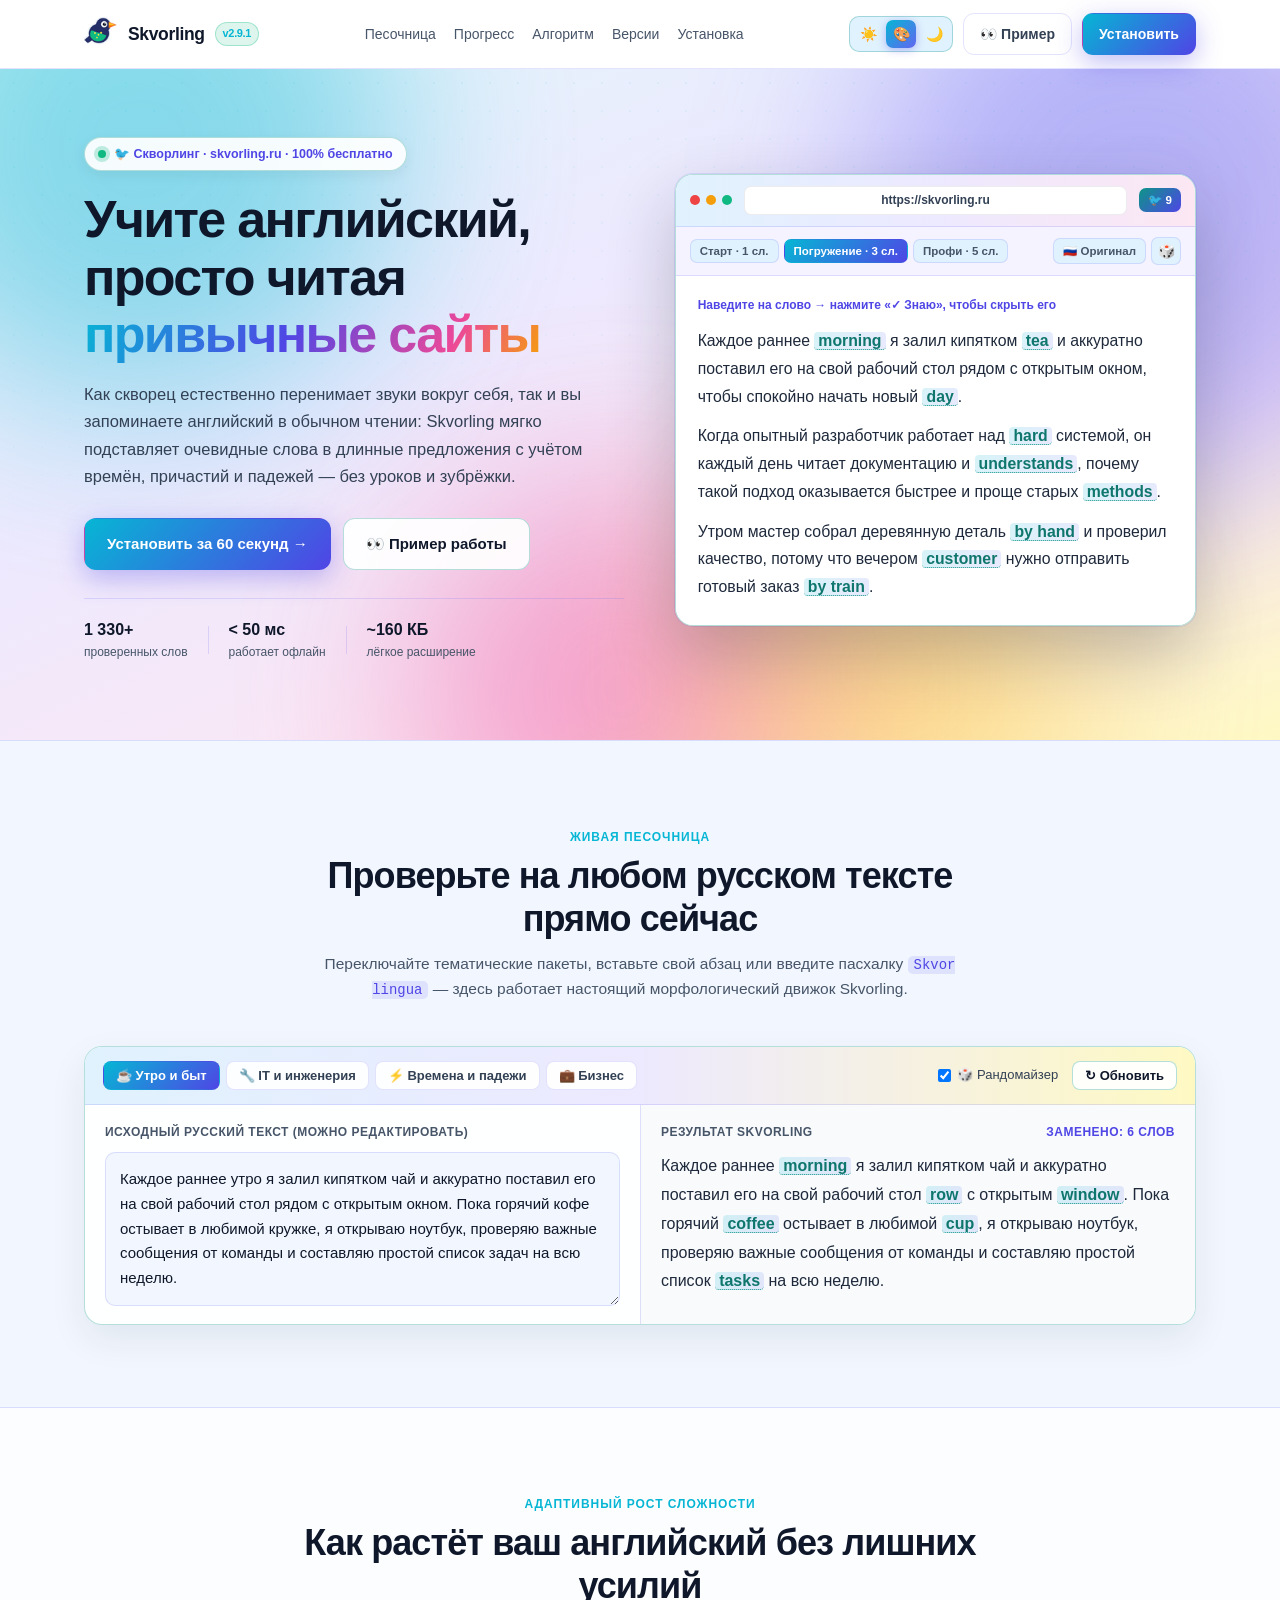
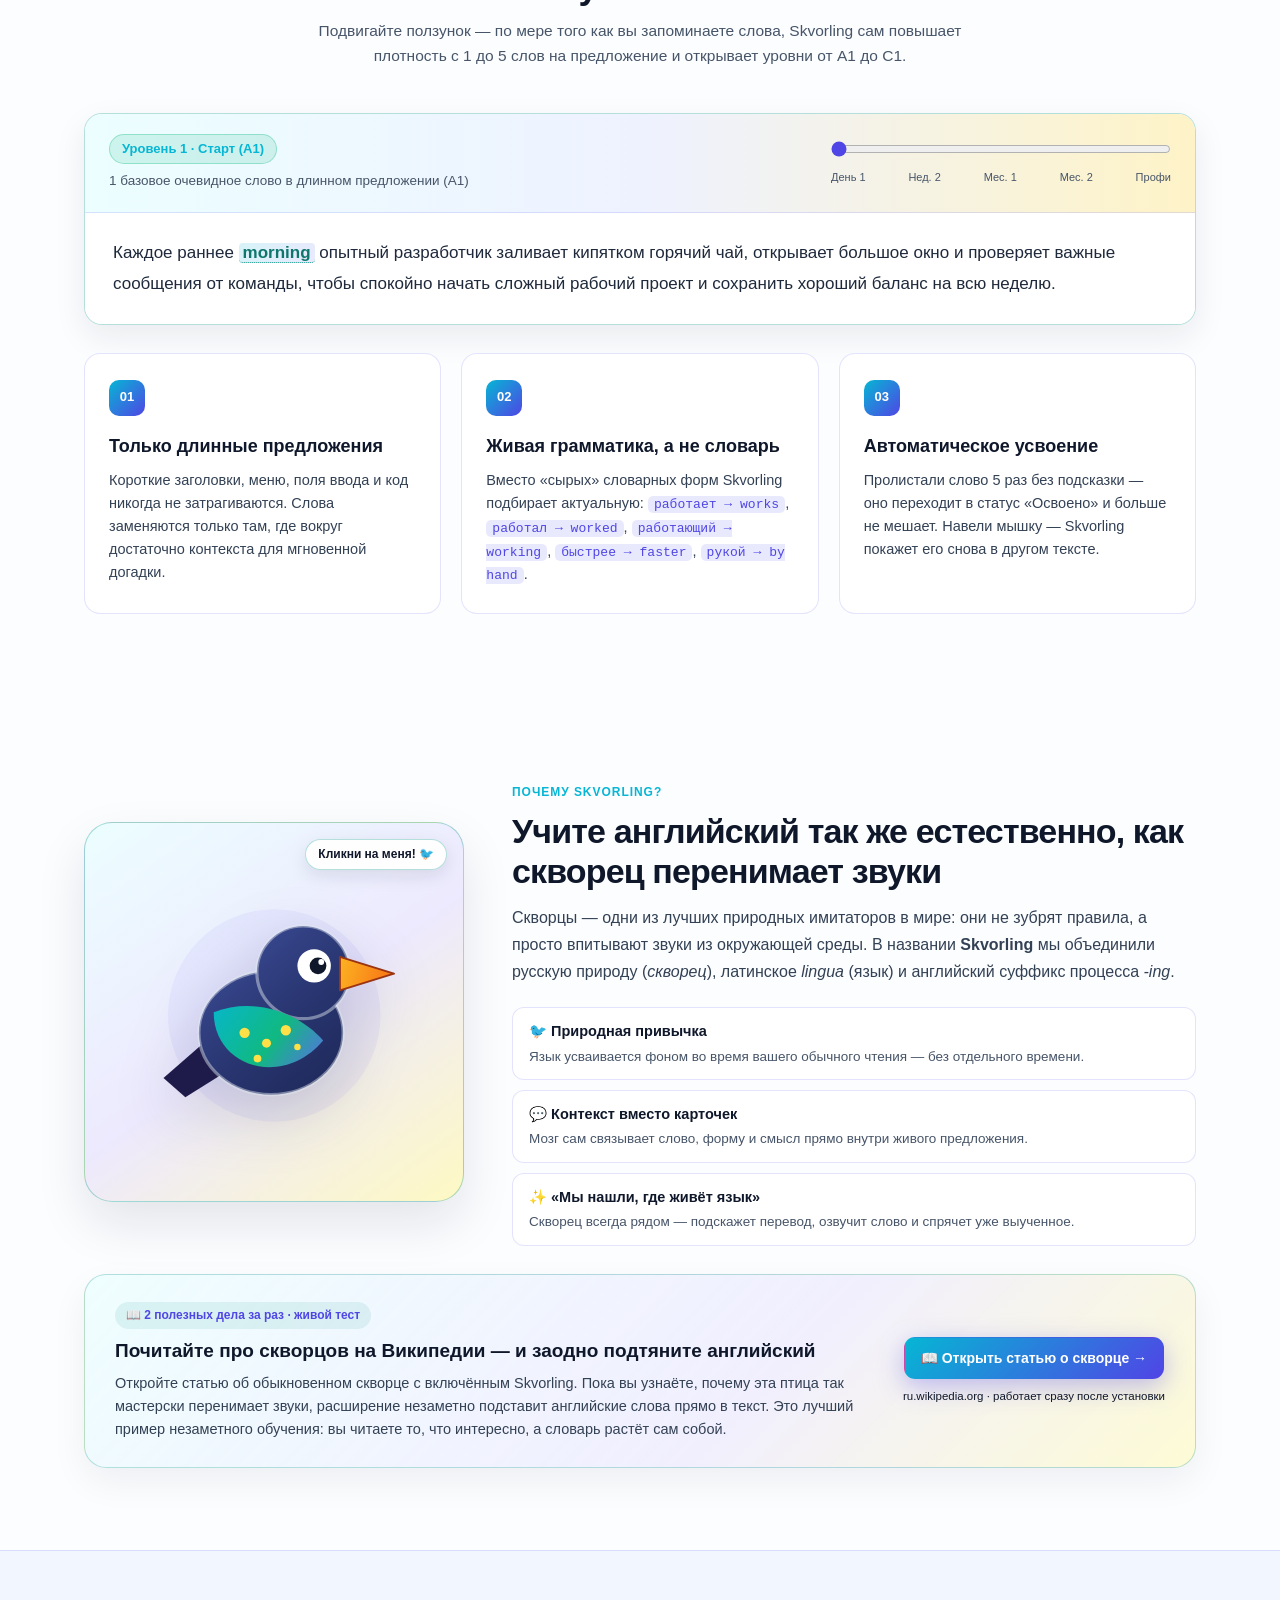
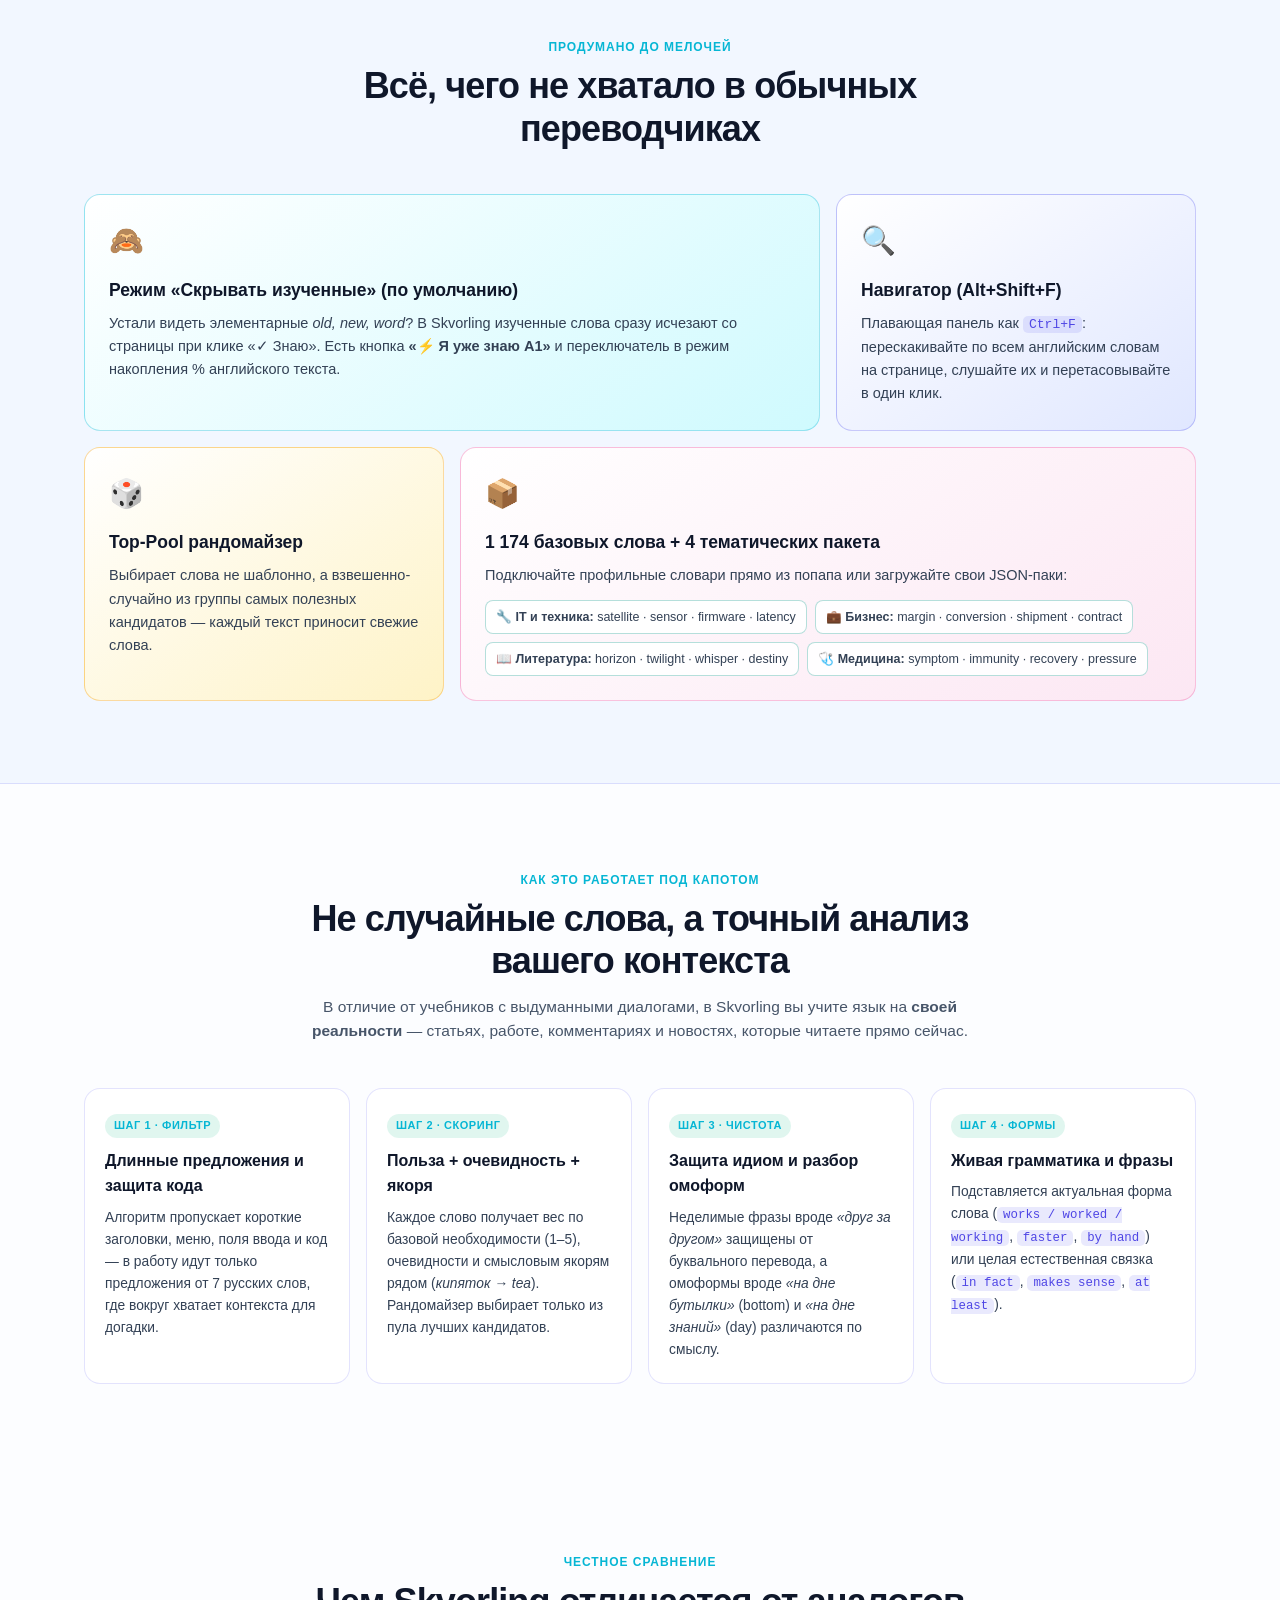
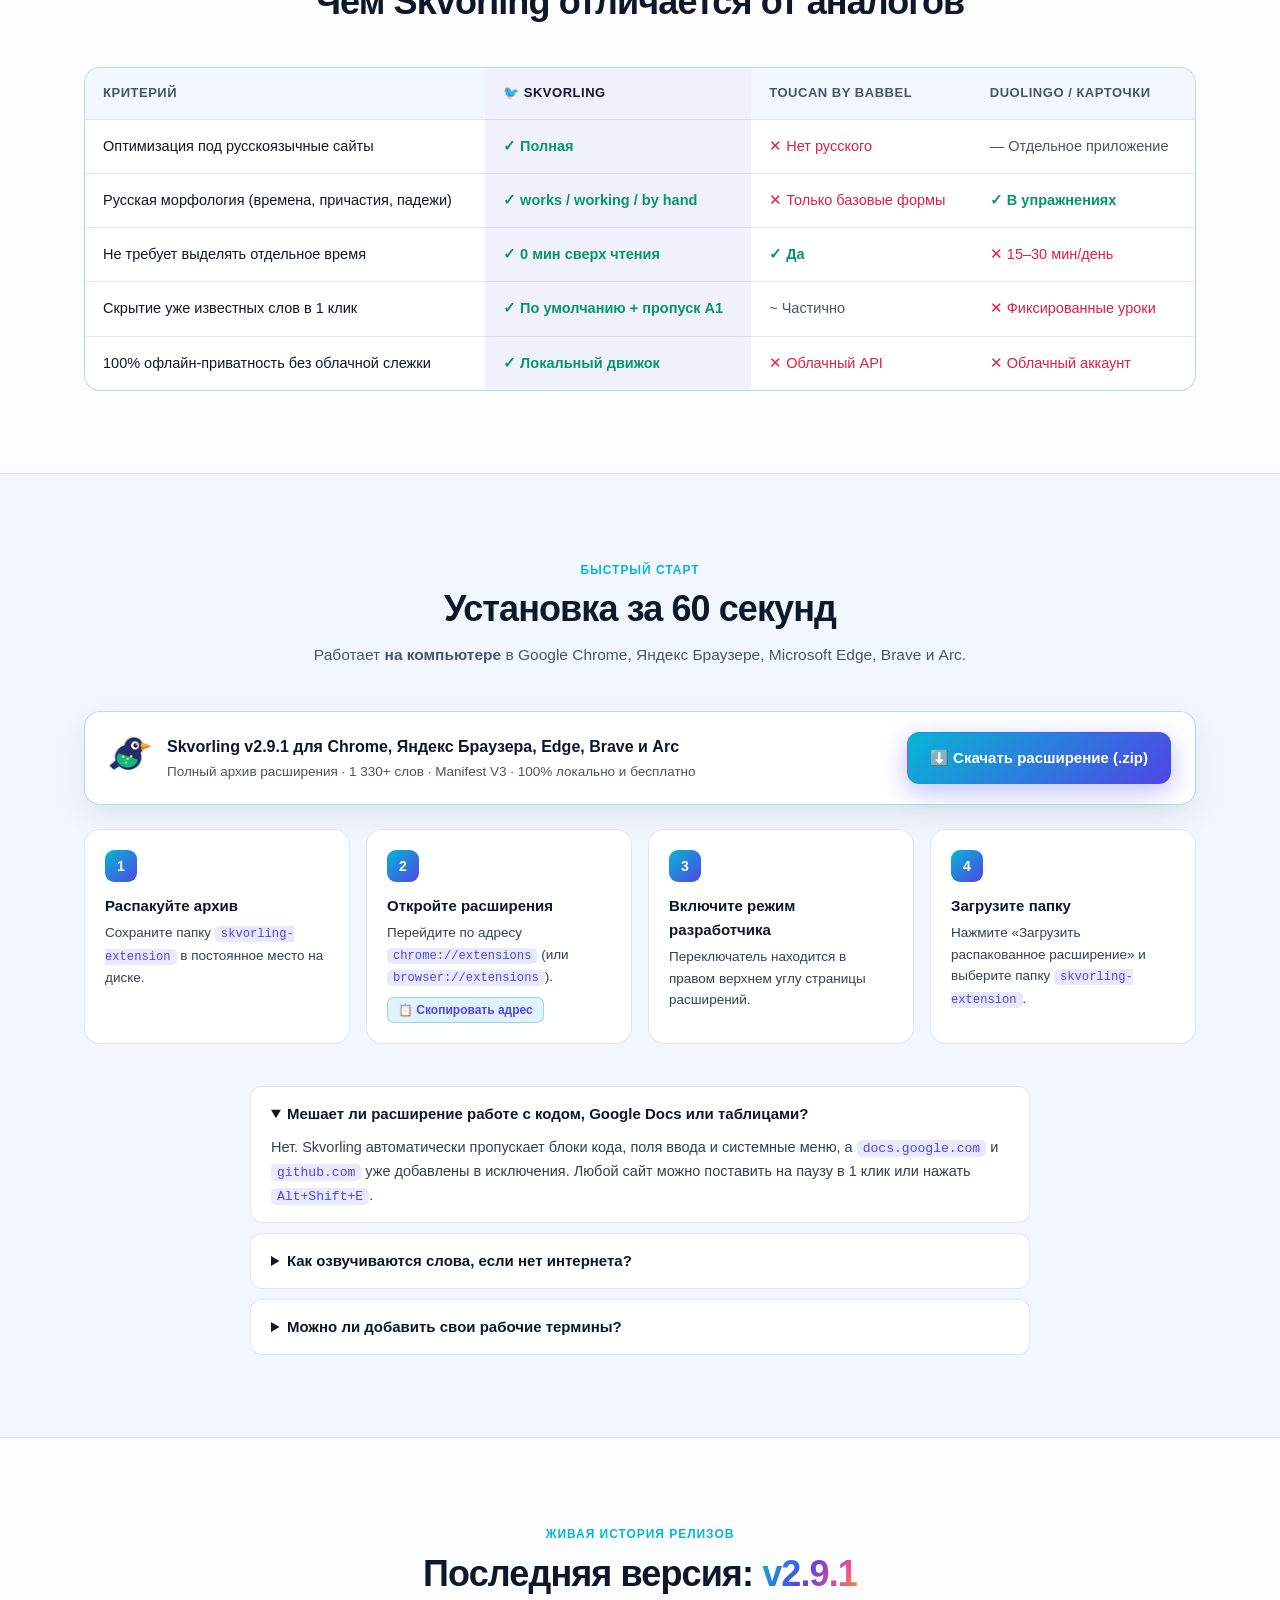
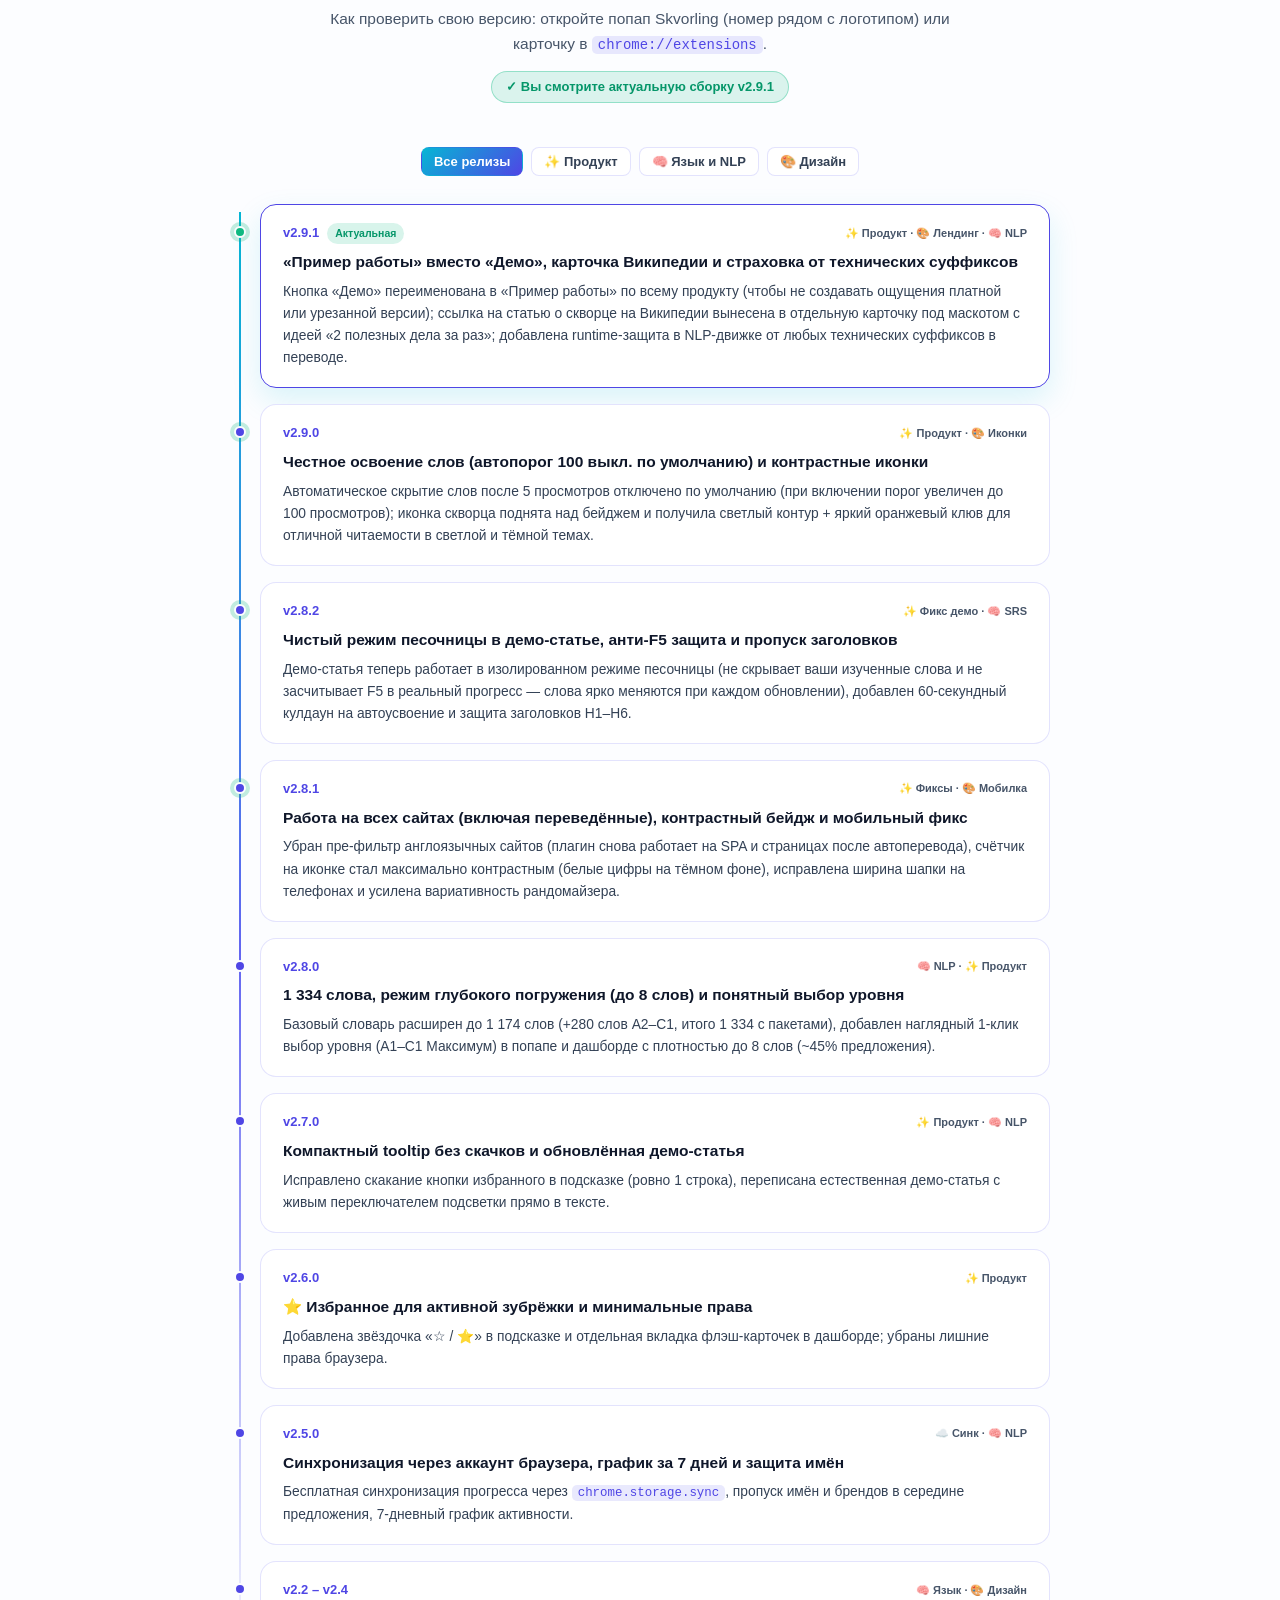
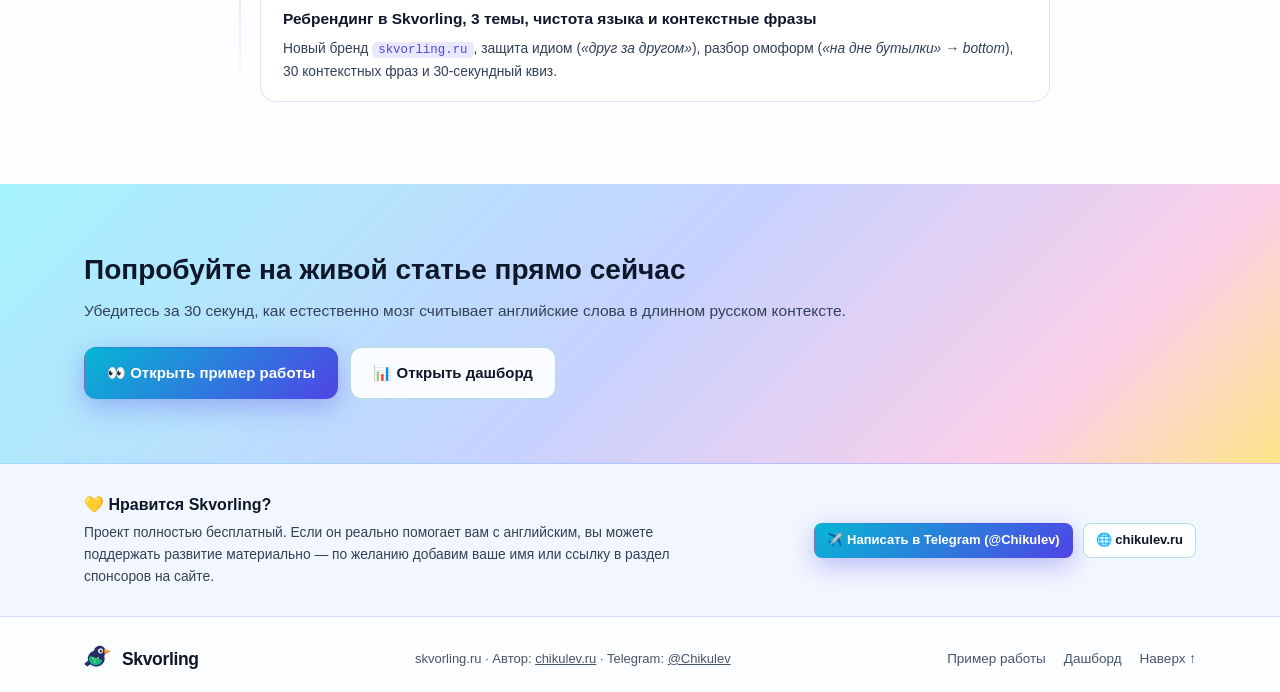
<file: index.html>
<!DOCTYPE html>
<html lang="ru">
<head>
  <meta charset="UTF-8">
  <meta name="viewport" content="width=device-width, initial-scale=1.0">
  <title>Skvorling (Скворлинг) — Пассивный английский прямо в браузере</title>
  <meta name="description" content="Учите английский, просто читая привычные сайты. Умная контекстная подмена слов с учётом русской морфологии, времён и падежей.">
  <link rel="stylesheet" href="landing.css">
</head>
<body data-theme="colorful">
  <!-- Scroll Progress Bar -->
  <div class="scroll-progress" id="scrollProgress"></div>

  <!-- Sticky Glass Navigation -->
  <header class="navbar">
    <div class="nav-inner">
      <a href="#top" class="brand">
        <img src="icons/icon48.png" alt="Skvorling" class="logo-img" width="34" height="34">
        <span class="brand-text">Skvorling</span>
        <span class="version-pill" data-skvorling-version>v2.4.0</span>
      </a>
      <nav class="nav-links">
        <a href="#playground">Песочница</a>
        <a href="#progression">Прогресс</a>
        <a href="#engine">Алгоритм</a>
        <a href="#changelog">Версии</a>
        <a href="#install">Установка</a>
      </nav>
      <div class="nav-right">
        <div class="theme-switcher" id="lpThemeSwitcher" title="Переключить тему оформления">
          <button type="button" data-theme="light" title="Светлая тема">☀️</button>
          <button type="button" data-theme="colorful" class="active" title="Красочная тема">🎨</button>
          <button type="button" data-theme="dark" title="Тёмная тема">🌙</button>
        </div>
        <a href="demo/demo.html" class="btn btn-ghost">👀 Пример</a>
        <a href="#install" class="btn btn-primary">Установить</a>
      </div>
    </div>
  </header>

  <!-- Hero Section with Ambient Aurora + Giant Interactive Starling Mascot -->
  <section class="hero" id="top">
    <!-- Full-bleed blurred aurora orbs (zero hard box edges on any screen!) -->
    <div class="hero-ambient" aria-hidden="true">
      <div class="orb orb-1"></div>
      <div class="orb orb-2"></div>
      <div class="orb orb-3"></div>
      <div class="orb orb-4"></div>

      
    </div>

    <div class="container hero-grid">
      <div class="hero-copy">
        <div class="eyebrow-pill">
          <span class="pulse-dot"></span>
          <span>🐦 Скворлинг · skvorling.ru · 100% бесплатно</span>
        </div>
        <h1>Учите английский, просто читая <span class="gradient-text">привычные сайты</span></h1>
        <p class="hero-lead">
          Как скворец естественно перенимает звуки вокруг себя, так и вы запоминаете английский в обычном чтении: Skvorling мягко подставляет очевидные слова в длинные предложения с учётом времён, причастий и падежей — без уроков и зубрёжки.
        </p>
        <div class="hero-cta">
          <a href="#install" class="btn btn-primary btn-lg">Установить за 60 секунд →</a>
          <a href="demo/demo.html" class="btn btn-secondary btn-lg">👀 Пример работы</a>
        </div>
        <div class="hero-trust">
          <div class="trust-item"><strong>1 330+</strong><span>проверенных слов</span></div>
          <div class="trust-sep"></div>
          <div class="trust-item"><strong>&lt; 50 мс</strong><span>работает офлайн</span></div>
          <div class="trust-sep"></div>
          <div class="trust-item"><strong>~160 КБ</strong><span>лёгкое расширение</span></div>
        </div>
      </div>

      <!-- 3D Tilt Interactive Browser Mockup -->
      <div class="hero-mockup-stage">
        <div class="browser-window tilt-card" id="heroTiltCard">
          <div class="tilt-sheen"></div>
          <div class="browser-chrome">
            <div class="dots">
              <span class="dot red"></span>
              <span class="dot yellow"></span>
              <span class="dot green"></span>
            </div>
            <a href="https://skvorling.ru" target="_blank" rel="noopener" class="address-bar">https://skvorling.ru</a>
            <div class="chrome-badge">🐦 <span id="heroWordCount">0</span></div>
          </div>

          <div class="browser-toolbar">
            <div class="density-tabs" id="heroDensity">
              <button type="button" class="d-tab" data-density="1" data-cefr="A1">Старт · 1 сл.</button>
              <button type="button" class="d-tab active" data-density="3" data-cefr="B1">Погружение · 3 сл.</button>
              <button type="button" class="d-tab" data-density="5" data-cefr="C1">Профи · 5 сл.</button>
            </div>
            <div class="toolbar-right">
              <button type="button" class="d-tab" id="heroCompareBtn" title="Сравнить с оригинальным русским текстом">🇷🇺 Оригинал</button>
              <button type="button" class="shuffle-btn" id="heroShuffle" title="Перетасовать слова рандомайзером">🎲</button>
            </div>
          </div>

          <div class="browser-body">
            <div class="article-meta">
              <span>Наведите на слово → нажмите «✓ Знаю», чтобы скрыть его</span>
              <button type="button" class="reset-known-btn hidden" id="heroResetKnown">Вернуть скрытые (<span id="heroKnownCount">0</span>)</button>
            </div>
            <div class="article-text" id="heroArticle"></div>
          </div>
        </div>
      </div>
    </div>
  </section>

  <!-- Live Interactive Playground -->
  <section class="section section-alt reveal" id="playground">
    <div class="container">
      <div class="section-head">
        <span class="section-eyebrow">Живая песочница</span>
        <h2>Проверьте на любом русском тексте прямо сейчас</h2>
        <p>Переключайте тематические пакеты, вставьте свой абзац или введите пасхалку <code>Skvor lingua</code> — здесь работает настоящий морфологический движок Skvorling.</p>
      </div>

      <div class="playground-card">
        <div class="pg-controls">
          <div class="pg-presets" id="pgPresets">
            <button type="button" class="pg-tab active" data-preset="morning">☕ Утро и быт</button>
            <button type="button" class="pg-tab" data-preset="tech">🔧 IT и инженерия</button>
            <button type="button" class="pg-tab" data-preset="grammar">⚡ Времена и падежи</button>
            <button type="button" class="pg-tab" data-preset="business">💼 Бизнес</button>
          </div>
          <div class="pg-right">
            <label class="pg-toggle">
              <input type="checkbox" id="pgRandomizer" checked>
              <span>🎲 Рандомайзер</span>
            </label>
            <button type="button" class="btn btn-sm btn-secondary" id="pgRerun">↻ Обновить</button>
          </div>
        </div>

        <div class="pg-split">
          <div class="pg-pane">
            <div class="pane-label">Исходный русский текст (можно редактировать)</div>
            <textarea id="pgInput" class="pg-textarea" rows="5"></textarea>
          </div>
          <div class="pg-pane pg-pane-out">
            <div class="pane-label">
              <span>Результат Skvorling</span>
              <span class="pane-stat" id="pgStat">Заменено: 0 слов</span>
            </div>
            <div id="pgOutput" class="pg-output"></div>
          </div>
        </div>
      </div>
    </div>
  </section>

  <!-- Interactive 5-Stage Progression Simulator -->
  <section class="section reveal" id="progression">
    <div class="container">
      <div class="section-head">
        <span class="section-eyebrow">Адаптивный рост сложности</span>
        <h2>Как растёт ваш английский без лишних усилий</h2>
        <p>Подвигайте ползунок — по мере того как вы запоминаете слова, Skvorling сам повышает плотность с 1 до 5 слов на предложение и открывает уровни от A1 до C1.</p>
      </div>

      <div class="prog-sim">
        <div class="prog-top">
          <div>
            <span class="prog-badge" id="progBadge">Уровень 1 · Старт (A1)</span>
            <p class="prog-desc" id="progDesc">1 базовое очевидное слово в длинном предложении</p>
          </div>
          <div class="prog-slider-wrap">
            <input type="range" id="progSlider" min="1" max="5" step="1" value="1">
            <div class="prog-ticks">
              <span>День 1</span>
              <span>Нед. 2</span>
              <span>Мес. 1</span>
              <span>Мес. 2</span>
              <span>Профи</span>
            </div>
          </div>
        </div>
        <div class="prog-preview" id="progPreview"></div>
      </div>

      <div class="steps-grid">
        <div class="step-card glow-card">
          <div class="step-num">01</div>
          <h3>Только длинные предложения</h3>
          <p>Короткие заголовки, меню, поля ввода и код никогда не затрагиваются. Слова заменяются только там, где вокруг достаточно контекста для мгновенной догадки.</p>
        </div>
        <div class="step-card glow-card">
          <div class="step-num">02</div>
          <h3>Живая грамматика, а не словарь</h3>
          <p>Вместо «сырых» словарных форм Skvorling подбирает актуальную: <code>работает → works</code>, <code>работал → worked</code>, <code>работающий → working</code>, <code>быстрее → faster</code>, <code>рукой → by hand</code>.</p>
        </div>
        <div class="step-card glow-card">
          <div class="step-num">03</div>
          <h3>Автоматическое усвоение</h3>
          <p>Пролистали слово 5 раз без подсказки — оно переходит в статус «Освоено» и больше не мешает. Навели мышку — Skvorling покажет его снова в другом тексте.</p>
        </div>
      </div>
    </div>
  </section>


  <!-- Dedicated Brand & Mascot Square Showcase (Middle of the Page) -->
  <section class="section reveal" id="mascot">
    <div class="container">
      <div class="mascot-showcase">
        <div class="mascot-square glow-card" id="mascotSquare" title="Кликните на скворца!">
          <div class="mascot-speech" id="mascotSpeech">Кликни на меня! 🐦</div>
          <svg id="heroStarling" class="hero-starling" viewBox="0 0 420 420" fill="none" xmlns="http://www.w3.org/2000/svg">
        <defs>
          <linearGradient id="stBody" x1="80" y1="60" x2="340" y2="360" gradientUnits="userSpaceOnUse">
            <stop offset="0%" stop-color="#4353a3"/>
            <stop offset="55%" stop-color="#283570"/>
            <stop offset="100%" stop-color="#1b2452"/>
          </linearGradient>
          <linearGradient id="stWing" x1="110" y1="180" x2="290" y2="310" gradientUnits="userSpaceOnUse">
            <stop offset="0%" stop-color="#06b6d4"/>
            <stop offset="55%" stop-color="#10b981"/>
            <stop offset="100%" stop-color="#6366f1"/>
          </linearGradient>
          <linearGradient id="stBeak" x1="295" y1="125" x2="395" y2="155" gradientUnits="userSpaceOnUse">
            <stop offset="0%" stop-color="#fbbf24"/>
            <stop offset="100%" stop-color="#f97316"/>
          </linearGradient>
        </defs>
        <!-- Soft glowing perch aura -->
        <circle cx="210" cy="215" r="165" fill="currentColor" opacity="0.06"/>
        <!-- Tail -->
        <path d="M115 245 L38 312 L72 342 L152 292 Z" fill="#1e1b4b"/>
        <!-- Body -->
        <ellipse cx="205" cy="242" rx="112" ry="96" fill="url(#stBody)" stroke="rgba(226,232,240,0.45)" stroke-width="5"/>
        <!-- Head -->
        <circle cx="255" cy="148" r="72" fill="url(#stBody)" stroke="rgba(226,232,240,0.45)" stroke-width="5"/>
        <!-- Iridescent Wing (gently animated) -->
        <g class="st-wing-group">
          <path d="M116 210 C116 296, 224 328, 286 254 C252 214, 182 184, 116 210 Z" fill="url(#stWing)"/>
          <!-- Starling signature golden speckles -->
          <circle cx="164" cy="242" r="8" fill="#fde047"/>
          <circle cx="198" cy="258" r="7" fill="#fde047"/>
          <circle cx="228" cy="238" r="8" fill="#fde047"/>
          <circle cx="184" cy="282" r="6" fill="#fde047"/>
          <circle cx="246" cy="264" r="5" fill="#fde047"/>
        </g>
        <!-- Golden Beak -->
        <path d="M312 124 L396 150 L312 176 Z" fill="url(#stBeak)" stroke="#9a3412" stroke-width="3" stroke-linejoin="round"/>
        <!-- Expressive Eye (pupil tracks cursor!) -->
        <circle cx="272" cy="138" r="26" fill="#ffffff"/>
        <g id="starlingPupil">
          <circle cx="278" cy="138" r="13" fill="#0f172a"/>
          <circle cx="283" cy="132" r="4.5" fill="#ffffff"/>
        </g>
      </svg>
        </div>
        <div class="mascot-story">
          <span class="section-eyebrow">Почему Skvorling?</span>
          <h2>Учите английский так же естественно, как скворец перенимает звуки</h2>
          <p class="mascot-lead">
            Скворцы — одни из лучших природных имитаторов в мире: они не зубрят правила, а просто впитывают звуки из окружающей среды. В названии <strong>Skvorling</strong> мы объединили русскую природу (<em>скворец</em>), латинское <em>lingua</em> (язык) и английский суффикс процесса <em>-ing</em>.
          </p>
          <div class="story-pills">
            <div class="story-pill">
              <strong>🐦 Природная привычка</strong>
              <span>Язык усваивается фоном во время вашего обычного чтения — без отдельного времени.</span>
            </div>
            <div class="story-pill">
              <strong>💬 Контекст вместо карточек</strong>
              <span>Мозг сам связывает слово, форму и смысл прямо внутри живого предложения.</span>
            </div>
            <div class="story-pill">
              <strong>✨ «Мы нашли, где живёт язык»</strong>
              <span>Скворец всегда рядом — подскажет перевод, озвучит слово и спрячет уже выученное.</span>
            </div>
          </div>
        </div>
      </div>

      <div class="wiki-callout glow-card">
        <div class="wiki-callout-body">
          <span class="wiki-callout-badge">📖 2 полезных дела за раз · живой тест</span>
          <h3>Почитайте про скворцов на Википедии — и заодно подтяните английский</h3>
          <p>Откройте статью об обыкновенном скворце с включённым Skvorling. Пока вы узнаёте, почему эта птица так мастерски перенимает звуки, расширение незаметно подставит английские слова прямо в текст. Это лучший пример незаметного обучения: вы читаете то, что интересно, а словарь растёт сам собой.</p>
        </div>
        <div class="wiki-callout-action">
          <a href="https://ru.wikipedia.org/wiki/%D0%9E%D0%B1%D1%8B%D0%BA%D0%BD%D0%BE%D0%B2%D0%B5%D0%BD%D0%BD%D1%8B%D0%B9_%D1%81%D0%BA%D0%B2%D0%BE%D1%80%D0%B5%D1%86" target="_blank" rel="noopener" class="btn btn-primary">📖 Открыть статью о скворце →</a>
          <span class="wiki-callout-hint">ru.wikipedia.org · работает сразу после установки</span>
        </div>
      </div>
    </div>
  </section>

  <!-- Bento Feature Grid -->
  <section class="section section-alt reveal" id="features">
    <div class="container">
      <div class="section-head">
        <span class="section-eyebrow">Продумано до мелочей</span>
        <h2>Всё, чего не хватало в обычных переводчиках</h2>
      </div>

      <div class="bento-grid">
        <div class="bento-card bento-wide glow-card">
          <div class="bento-icon">🙈</div>
          <h3>Режим «Скрывать изученные» (по умолчанию)</h3>
          <p>Устали видеть элементарные <em>old, new, word</em>? В Skvorling изученные слова сразу исчезают со страницы при клике «✓ Знаю». Есть кнопка <strong>«⚡ Я уже знаю A1»</strong> и переключатель в режим накопления % английского текста.</p>
        </div>
        <div class="bento-card glow-card">
          <div class="bento-icon">🔍</div>
          <h3>Навигатор (Alt+Shift+F)</h3>
          <p>Плавающая панель как <code>Ctrl+F</code>: перескакивайте по всем английским словам на странице, слушайте их и перетасовывайте в один клик.</p>
        </div>
        <div class="bento-card glow-card">
          <div class="bento-icon">🎲</div>
          <h3>Top-Pool рандомайзер</h3>
          <p>Выбирает слова не шаблонно, а взвешенно-случайно из группы самых полезных кандидатов — каждый текст приносит свежие слова.</p>
        </div>
        <div class="bento-card bento-wide glow-card">
          <div class="bento-icon">📦</div>
          <h3>1 174 базовых слова + 4 тематических пакета</h3>
          <p>Подключайте профильные словари прямо из попапа или загружайте свои JSON-паки:</p>
          <div class="pack-pills">
            <span class="pack-pill"><strong>🔧 IT и техника:</strong> satellite · sensor · firmware · latency</span>
            <span class="pack-pill"><strong>💼 Бизнес:</strong> margin · conversion · shipment · contract</span>
            <span class="pack-pill"><strong>📖 Литература:</strong> horizon · twilight · whisper · destiny</span>
            <span class="pack-pill"><strong>🩺 Медицина:</strong> symptom · immunity · recovery · pressure</span>
          </div>
        </div>
      </div>
    </div>
  </section>


  <!-- Under the Hood & Your Own Reality -->
  <section class="section reveal" id="engine">
    <div class="container">
      <div class="section-head">
        <span class="section-eyebrow">Как это работает под капотом</span>
        <h2>Не случайные слова, а точный анализ вашего контекста</h2>
        <p>В отличие от учебников с выдуманными диалогами, в Skvorling вы учите язык на <strong>своей реальности</strong> — статьях, работе, комментариях и новостях, которые читаете прямо сейчас.</p>
      </div>

      <div class="engine-grid">
        <div class="engine-step glow-card">
          <span class="eng-tag">Шаг 1 · Фильтр</span>
          <h3>Длинные предложения и защита кода</h3>
          <p>Алгоритм пропускает короткие заголовки, меню, поля ввода и код — в работу идут только предложения от 7 русских слов, где вокруг хватает контекста для догадки.</p>
        </div>
        <div class="engine-step glow-card">
          <span class="eng-tag">Шаг 2 · Скоринг</span>
          <h3>Польза + очевидность + якоря</h3>
          <p>Каждое слово получает вес по базовой необходимости (1–5), очевидности и смысловым якорям рядом (<em>кипяток → tea</em>). Рандомайзер выбирает только из пула лучших кандидатов.</p>
        </div>
        <div class="engine-step glow-card">
          <span class="eng-tag">Шаг 3 · Чистота</span>
          <h3>Защита идиом и разбор омоформ</h3>
          <p>Неделимые фразы вроде <em>«друг за другом»</em> защищены от буквального перевода, а омоформы вроде <em>«на дне бутылки»</em> (bottom) и <em>«на дне знаний»</em> (day) различаются по смыслу.</p>
        </div>
        <div class="engine-step glow-card">
          <span class="eng-tag">Шаг 4 · Формы</span>
          <h3>Живая грамматика и фразы</h3>
          <p>Подставляется актуальная форма слова (<code>works / worked / working</code>, <code>faster</code>, <code>by hand</code>) или целая естественная связка (<code>in fact</code>, <code>makes sense</code>, <code>at least</code>).</p>
        </div>
      </div>
    </div>
  </section>

  <!-- Comparison Table -->
  <section class="section reveal" id="compare">
    <div class="container">
      <div class="section-head">
        <span class="section-eyebrow">Честное сравнение</span>
        <h2>Чем Skvorling отличается от аналогов</h2>
      </div>

      <div class="compare-wrap">
        <table class="compare-table">
          <thead>
            <tr>
              <th>Критерий</th>
              <th class="col-highlight">🐦 Skvorling</th>
              <th>Toucan by Babbel</th>
              <th>Duolingo / Карточки</th>
            </tr>
          </thead>
          <tbody>
            <tr>
              <td>Оптимизация под русскоязычные сайты</td>
              <td class="col-highlight"><span class="ok">✓ Полная</span></td>
              <td><span class="no">✕ Нет русского</span></td>
              <td><span class="muted">— Отдельное приложение</span></td>
            </tr>
            <tr>
              <td>Русская морфология (времена, причастия, падежи)</td>
              <td class="col-highlight"><span class="ok">✓ works / working / by hand</span></td>
              <td><span class="no">✕ Только базовые формы</span></td>
              <td><span class="ok">✓ В упражнениях</span></td>
            </tr>
            <tr>
              <td>Не требует выделять отдельное время</td>
              <td class="col-highlight"><span class="ok">✓ 0 мин сверх чтения</span></td>
              <td><span class="ok">✓ Да</span></td>
              <td><span class="no">✕ 15–30 мин/день</span></td>
            </tr>
            <tr>
              <td>Скрытие уже известных слов в 1 клик</td>
              <td class="col-highlight"><span class="ok">✓ По умолчанию + пропуск A1</span></td>
              <td><span class="muted">~ Частично</span></td>
              <td><span class="no">✕ Фиксированные уроки</span></td>
            </tr>
            <tr>
              <td>100% офлайн-приватность без облачной слежки</td>
              <td class="col-highlight"><span class="ok">✓ Локальный движок</span></td>
              <td><span class="no">✕ Облачный API</span></td>
              <td><span class="no">✕ Облачный аккаунт</span></td>
            </tr>
          </tbody>
        </table>
      </div>
    </div>
  </section>

  <!-- 60-second Installation + FAQ -->
  <section class="section section-alt reveal" id="install">
    <div class="container">
      <div class="section-head">
        <span class="section-eyebrow">Быстрый старт</span>
        <h2>Установка за 60 секунд</h2>
        <p>Работает <strong>на компьютере</strong> в Google Chrome, Яндекс Браузере, Microsoft Edge, Brave и Arc.</p>
      </div>

      <div class="download-box">
        <div class="download-info">
          <img src="icons/icon48.png" alt="Skvorling" width="44" height="44" style="display:block;">
          <div>
            <strong>Skvorling <span data-skvorling-version>v2.4.0</span> для Chrome, Яндекс Браузера, Edge, Brave и Arc</strong>
            <p>Полный архив расширения · 1 330+ слов · Manifest V3 · 100% локально и бесплатно</p>
          </div>
        </div>
        <a href="./skvorling-extension.zip" download="skvorling-extension.zip" class="btn btn-primary btn-lg">⬇️ Скачать расширение (.zip)</a>
      </div>

      <div class="install-steps">
        <div class="inst-step glow-card">
          <span class="inst-num">1</span>
          <div>
            <strong>Распакуйте архив</strong>
            <p>Сохраните папку <code>skvorling-extension</code> в постоянное место на диске.</p>
          </div>
        </div>
        <div class="inst-step glow-card">
          <span class="inst-num">2</span>
          <div>
            <strong>Откройте расширения</strong>
            <p>Перейдите по адресу <code>chrome://extensions</code> (или <code>browser://extensions</code>).</p>
            <button type="button" class="copy-chip" id="btnCopyExtUrl">📋 Скопировать адрес</button>
          </div>
        </div>
        <div class="inst-step glow-card">
          <span class="inst-num">3</span>
          <div>
            <strong>Включите режим разработчика</strong>
            <p>Переключатель находится в правом верхнем углу страницы расширений.</p>
          </div>
        </div>
        <div class="inst-step glow-card">
          <span class="inst-num">4</span>
          <div>
            <strong>Загрузите папку</strong>
            <p>Нажмите «Загрузить распакованное расширение» и выберите папку <code>skvorling-extension</code>.</p>
          </div>
        </div>
      </div>

      <div class="faq-list">
        <details class="faq-item" open>
          <summary>Мешает ли расширение работе с кодом, Google Docs или таблицами?</summary>
          <p>Нет. Skvorling автоматически пропускает блоки кода, поля ввода и системные меню, а <code>docs.google.com</code> и <code>github.com</code> уже добавлены в исключения. Любой сайт можно поставить на паузу в 1 клик или нажать <code>Alt+Shift+E</code>.</p>
        </details>
        <details class="faq-item">
          <summary>Как озвучиваются слова, если нет интернета?</summary>
          <p>Используется встроенный в браузер синтезатор речи (Web Speech API) с выбором американского (en-US) или британского (en-GB) акцента — работает мгновенно и бесплатно.</p>
        </details>
        <details class="faq-item">
          <summary>Можно ли добавить свои рабочие термины?</summary>
          <p>Да! В дашборде расширения есть вкладка «Мои слова» (с поддержкой русских окончаний) и импорт целых тематических пакетов в формате JSON.</p>
        </details>
      </div>
    </div>
  </section>


  <!-- Interactive Release Timeline (#changelog) -->
  <section class="section reveal" id="changelog">
    <div class="container">
      <div class="section-head">
        <span class="section-eyebrow">Живая история релизов</span>
        <h2>Последняя версия: <span class="gradient-text" data-skvorling-version>v2.9.1</span></h2>
        <p>Как проверить свою версию: откройте попап Skvorling (номер рядом с логотипом) или карточку в <code>chrome://extensions</code>.</p>
        <div class="ver-check-pill" id="verStatusBadge">✓ Вы смотрите актуальную сборку v2.9.1</div>
      </div>

      <div class="cl-filters" id="clFilters">
        <button type="button" class="pg-tab active" data-cl-filter="all">Все релизы</button>
        <button type="button" class="pg-tab" data-cl-filter="product">✨ Продукт</button>
        <button type="button" class="pg-tab" data-cl-filter="nlp">🧠 Язык и NLP</button>
        <button type="button" class="pg-tab" data-cl-filter="design">🎨 Дизайн</button>
      </div>

      <div class="timeline" id="clTimeline">
        <div class="tl-item tl-latest" data-cats="product design nlp">
          <div class="tl-dot pulse-dot"></div>
          <div class="tl-card glow-card">
            <div class="cl-head"><span class="cl-ver">v2.9.1</span><span class="cl-tag">Актуальная</span><span class="tl-cat">✨ Продукт · 🎨 Лендинг · 🧠 NLP</span></div>
            <strong>«Пример работы» вместо «Демо», карточка Википедии и страховка от технических суффиксов</strong>
            <p>Кнопка «Демо» переименована в «Пример работы» по всему продукту (чтобы не создавать ощущения платной или урезанной версии); ссылка на статью о скворце на Википедии вынесена в отдельную карточку под маскотом с идеей «2 полезных дела за раз»; добавлена runtime-защита в NLP-движке от любых технических суффиксов в переводе.</p>
          </div>
        </div>
        <div class="tl-item" data-cats="product design">
          <div class="tl-dot pulse-dot"></div>
          <div class="tl-card glow-card">
            <div class="cl-head"><span class="cl-ver">v2.9.0</span><span class="tl-cat">✨ Продукт · 🎨 Иконки</span></div>
            <strong>Честное освоение слов (автопорог 100 выкл. по умолчанию) и контрастные иконки</strong>
            <p>Автоматическое скрытие слов после 5 просмотров отключено по умолчанию (при включении порог увеличен до 100 просмотров); иконка скворца поднята над бейджем и получила светлый контур + яркий оранжевый клюв для отличной читаемости в светлой и тёмной темах.</p>
          </div>
        </div>
        <div class="tl-item" data-cats="product nlp">
          <div class="tl-dot pulse-dot"></div>
          <div class="tl-card glow-card">
            <div class="cl-head"><span class="cl-ver">v2.8.2</span><span class="tl-cat">✨ Фикс демо · 🧠 SRS</span></div>
            <strong>Чистый режим песочницы в демо-статье, анти-F5 защита и пропуск заголовков</strong>
            <p>Демо-статья теперь работает в изолированном режиме песочницы (не скрывает ваши изученные слова и не засчитывает F5 в реальный прогресс — слова ярко меняются при каждом обновлении), добавлен 60-секундный кулдаун на автоусвоение и защита заголовков H1–H6.</p>
          </div>
        </div>
        <div class="tl-item" data-cats="product nlp design">
          <div class="tl-dot pulse-dot"></div>
          <div class="tl-card glow-card">
            <div class="cl-head"><span class="cl-ver">v2.8.1</span><span class="tl-cat">✨ Фиксы · 🎨 Мобилка</span></div>
            <strong>Работа на всех сайтах (включая переведённые), контрастный бейдж и мобильный фикс</strong>
            <p>Убран пре-фильтр англоязычных сайтов (плагин снова работает на SPA и страницах после автоперевода), счётчик на иконке стал максимально контрастным (белые цифры на тёмном фоне), исправлена ширина шапки на телефонах и усилена вариативность рандомайзера.</p>
          </div>
        </div>
        <div class="tl-item" data-cats="nlp product">
          <div class="tl-dot"></div>
          <div class="tl-card glow-card">
            <div class="cl-head"><span class="cl-ver">v2.8.0</span><span class="tl-cat">🧠 NLP · ✨ Продукт</span></div>
            <strong>1 334 слова, режим глубокого погружения (до 8 слов) и понятный выбор уровня</strong>
            <p>Базовый словарь расширен до 1 174 слов (+280 слов A2–C1, итого 1 334 с пакетами), добавлен наглядный 1-клик выбор уровня (A1–C1 Максимум) в попапе и дашборде с плотностью до 8 слов (~45% предложения).</p>
          </div>
        </div>
        <div class="tl-item" data-cats="product nlp">
          <div class="tl-dot"></div>
          <div class="tl-card glow-card">
            <div class="cl-head"><span class="cl-ver">v2.7.0</span><span class="tl-cat">✨ Продукт · 🧠 NLP</span></div>
            <strong>Компактный tooltip без скачков и обновлённая демо-статья</strong>
            <p>Исправлено скакание кнопки избранного в подсказке (ровно 1 строка), переписана естественная демо-статья с живым переключателем подсветки прямо в тексте.</p>
          </div>
        </div>
        <div class="tl-item" data-cats="product">
          <div class="tl-dot"></div>
          <div class="tl-card glow-card">
            <div class="cl-head"><span class="cl-ver">v2.6.0</span><span class="tl-cat">✨ Продукт</span></div>
            <strong>⭐ Избранное для активной зубрёжки и минимальные права</strong>
            <p>Добавлена звёздочка «☆ / ⭐» в подсказке и отдельная вкладка флэш-карточек в дашборде; убраны лишние права браузера.</p>
          </div>
        </div>
        <div class="tl-item" data-cats="product nlp">
          <div class="tl-dot"></div>
          <div class="tl-card glow-card">
            <div class="cl-head"><span class="cl-ver">v2.5.0</span><span class="tl-cat">☁️ Синк · 🧠 NLP</span></div>
            <strong>Синхронизация через аккаунт браузера, график за 7 дней и защита имён</strong>
            <p>Бесплатная синхронизация прогресса через <code>chrome.storage.sync</code>, пропуск имён и брендов в середине предложения, 7-дневный график активности.</p>
          </div>
        </div>
        <div class="tl-item" data-cats="nlp design">
          <div class="tl-dot"></div>
          <div class="tl-card glow-card">
            <div class="cl-head"><span class="cl-ver">v2.2 – v2.4</span><span class="tl-cat">🧠 Язык · 🎨 Дизайн</span></div>
            <strong>Ребрендинг в Skvorling, 3 темы, чистота языка и контекстные фразы</strong>
            <p>Новый бренд <code>skvorling.ru</code>, защита идиом (<em>«друг за другом»</em>), разбор омоформ (<em>«на дне бутылки» → bottom</em>), 30 контекстных фраз и 30-секундный квиз.</p>
          </div>
        </div>
      </div>
    </div>
  </section>

  <!-- Final CTA -->
  <section class="cta-banner reveal">
    <div class="container cta-inner">
      <div>
        <h2>Попробуйте на живой статье прямо сейчас</h2>
        <p>Убедитесь за 30 секунд, как естественно мозг считывает английские слова в длинном русском контексте.</p>
      </div>
      <div class="cta-buttons">
        <a href="demo/demo.html" class="btn btn-primary btn-lg">👀 Открыть пример работы</a>
        <a href="../dashboard/dashboard.html" class="btn btn-secondary btn-lg">📊 Открыть дашборд</a>
      </div>
    </div>
  </section>


  <!-- Support, Sponsors & Contact -->
  <section class="support-strip">
    <div class="container support-inner">
      <div class="support-text">
        <strong>💛 Нравится Skvorling?</strong>
        <p>Проект полностью бесплатный. Если он реально помогает вам с английским, вы можете поддержать развитие материально — по желанию добавим ваше имя или ссылку в раздел спонсоров на сайте.</p>
      </div>
      <div class="support-links">
        <a href="https://t.me/Chikulev" target="_blank" rel="noopener" class="btn btn-primary btn-sm">✈️ Написать в Telegram (@Chikulev)</a>
        <a href="https://chikulev.ru" target="_blank" rel="noopener" class="btn btn-secondary btn-sm">🌐 chikulev.ru</a>
      </div>
    </div>
  </section>

  <footer class="footer">
    <div class="container footer-inner">
      <a href="https://skvorling.ru" target="_blank" rel="noopener" class="brand">
        <img src="icons/icon48.png" alt="Skvorling" class="logo-img" width="28" height="28">
        <span class="brand-text">Skvorling</span>
      </a>
      <div class="footer-note">skvorling.ru · Автор: <a href="https://chikulev.ru" target="_blank" rel="noopener" style="color:inherit;text-decoration:underline;">chikulev.ru</a> · Telegram: <a href="https://t.me/Chikulev" target="_blank" rel="noopener" style="color:inherit;text-decoration:underline;">@Chikulev</a></div>
      <div class="footer-links">
        <a href="demo/demo.html">Пример работы</a>
        <a href="../dashboard/dashboard.html">Дашборд</a>
        <a href="#top">Наверх ↑</a>
      </div>
    </div>
  </footer>

  <!-- Interactive Floating Tooltip -->
  <div id="lpTooltip" class="lp-tooltip" role="tooltip" hidden></div>

  <script src="src/version.js"></script>
  <script src="src/dictionary.js"></script>
  <script src="src/packs.js"></script>
  <script src="src/nlp.js"></script>
  <script src="src/storage.js"></script>
  <script src="landing.js"></script>
</body>
</html>
</file>
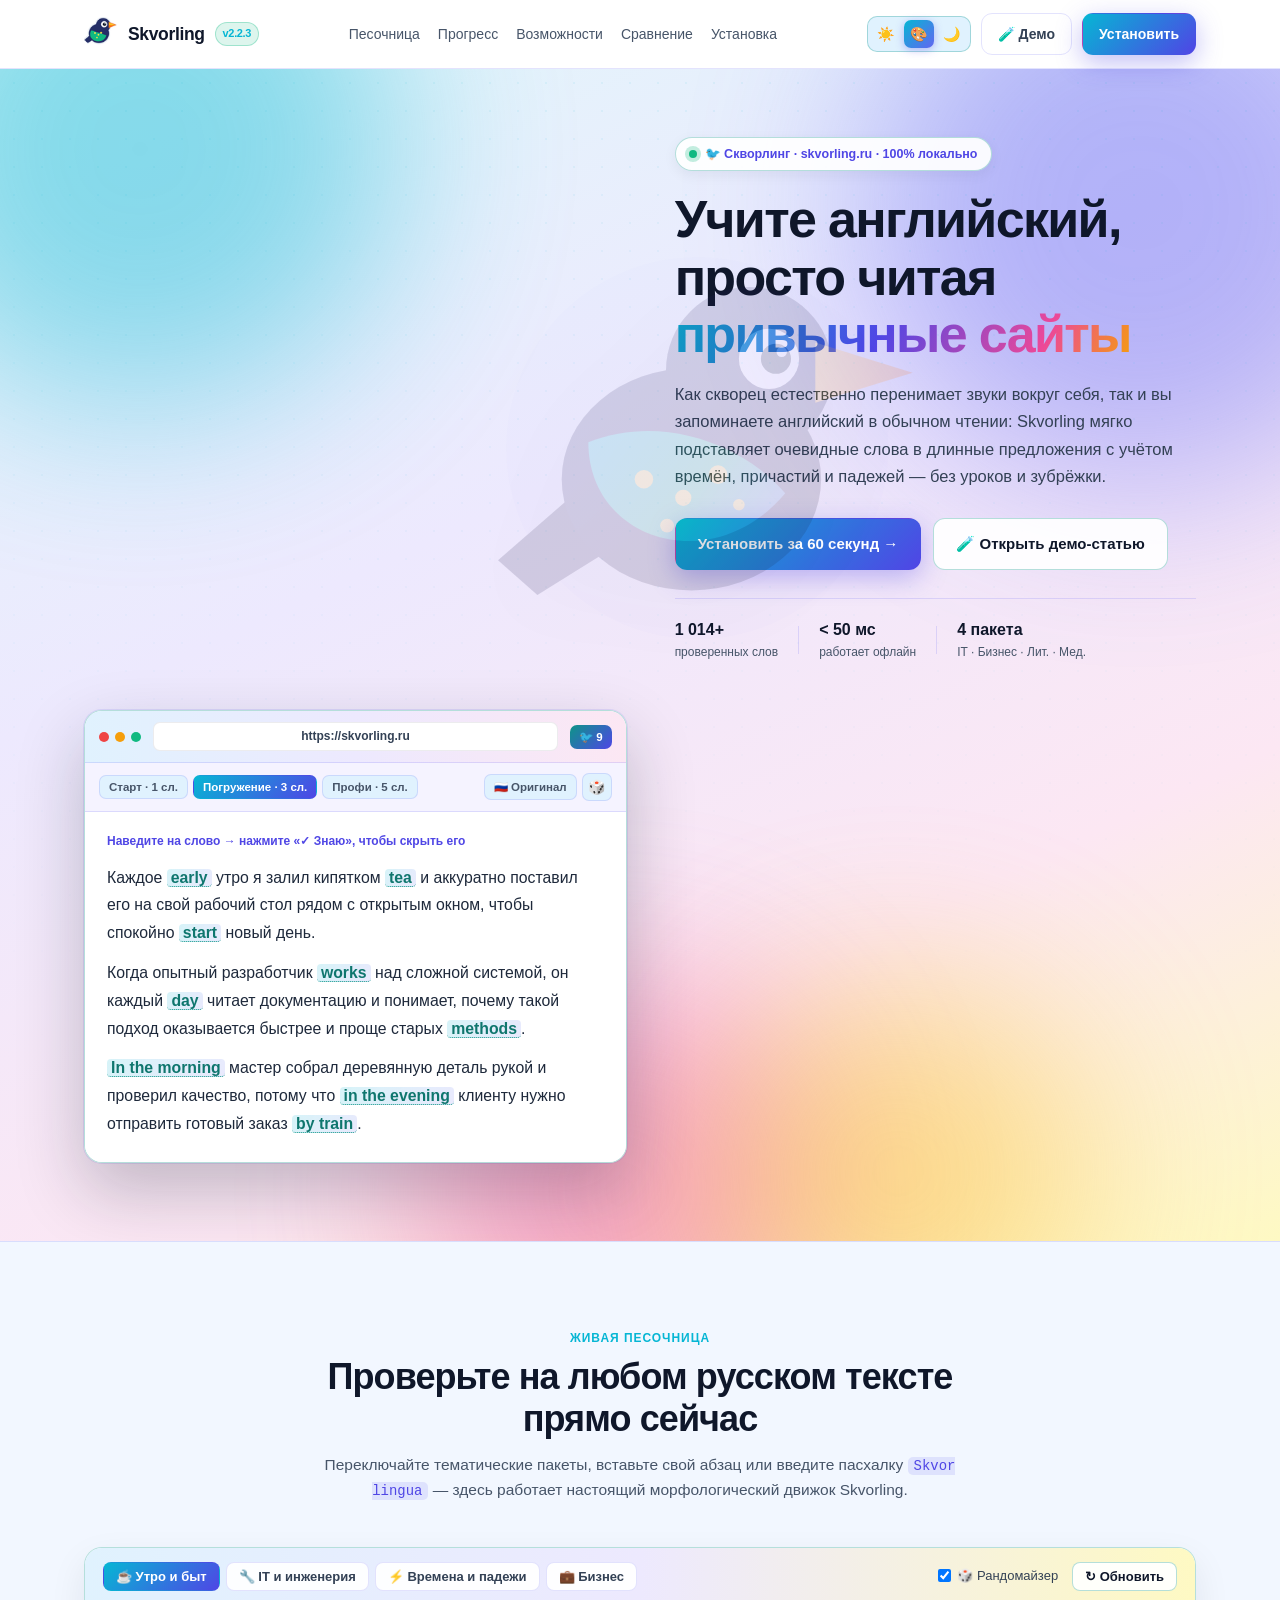
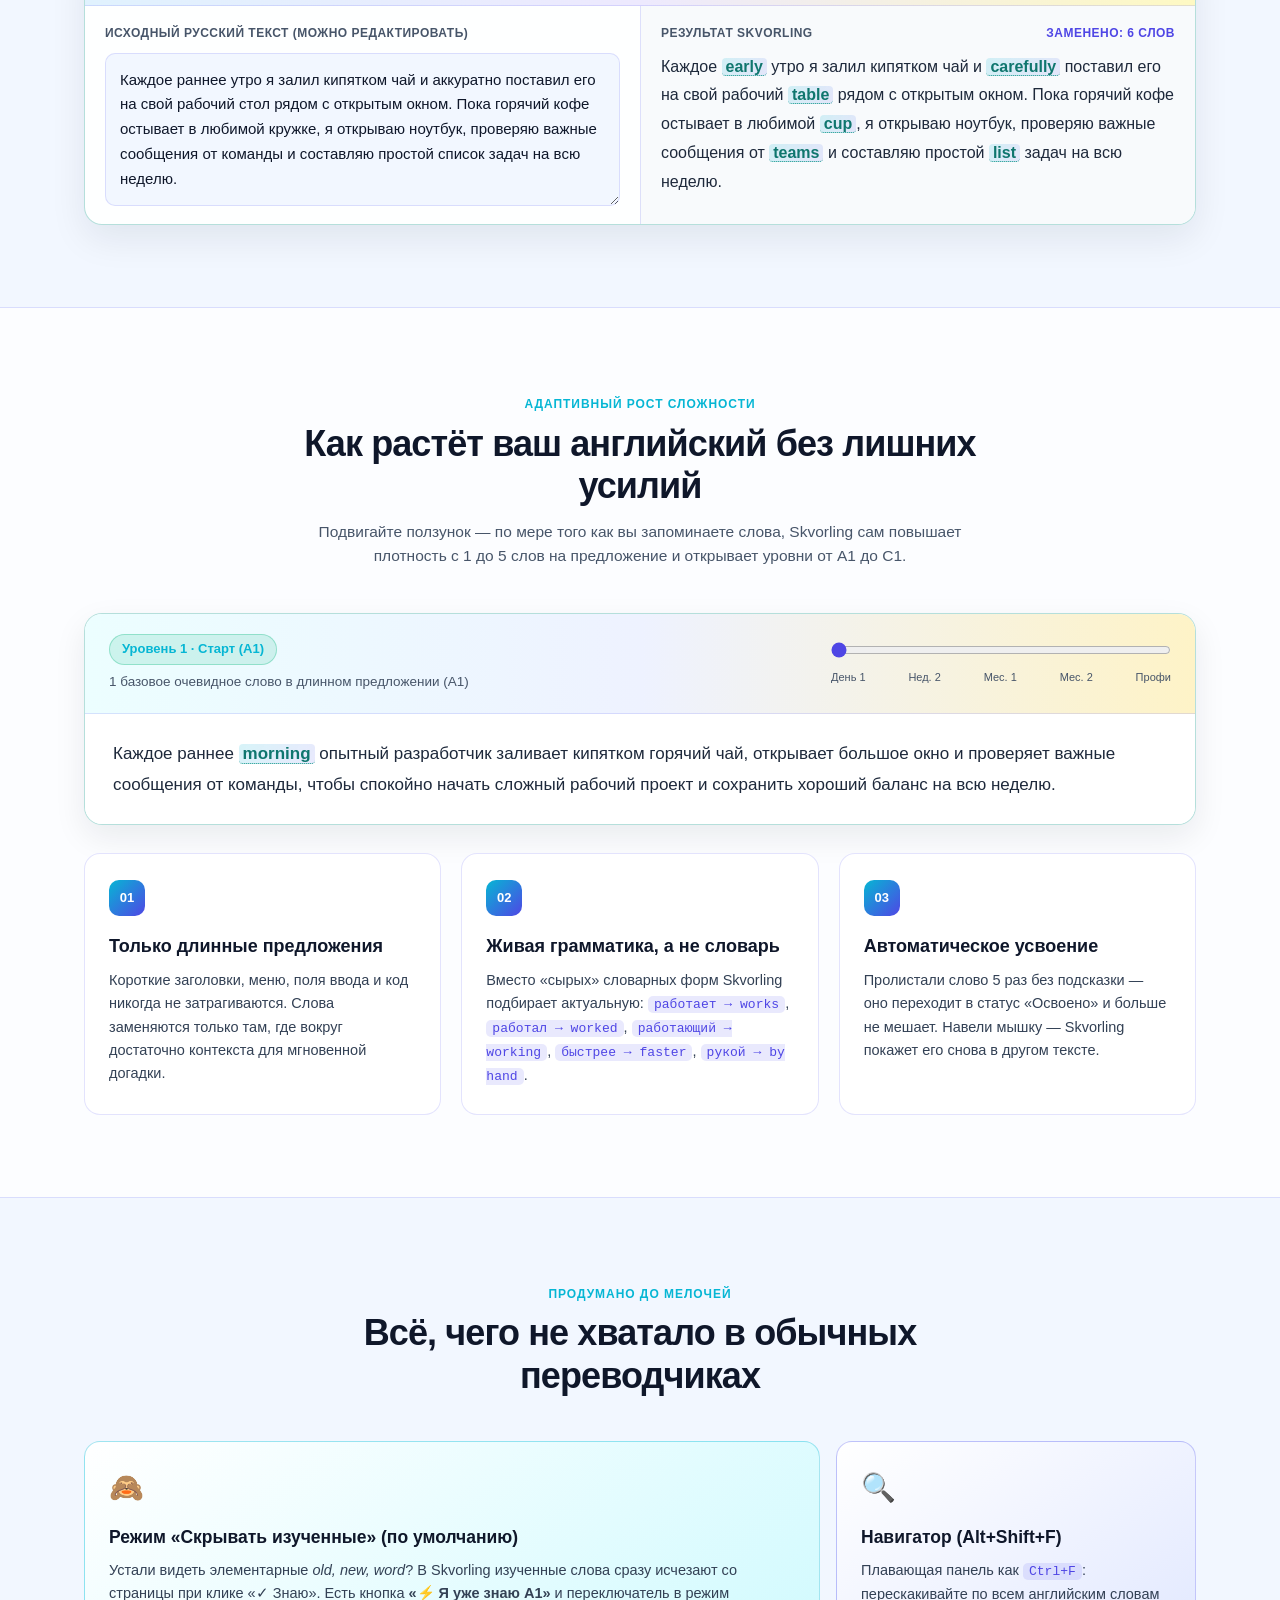
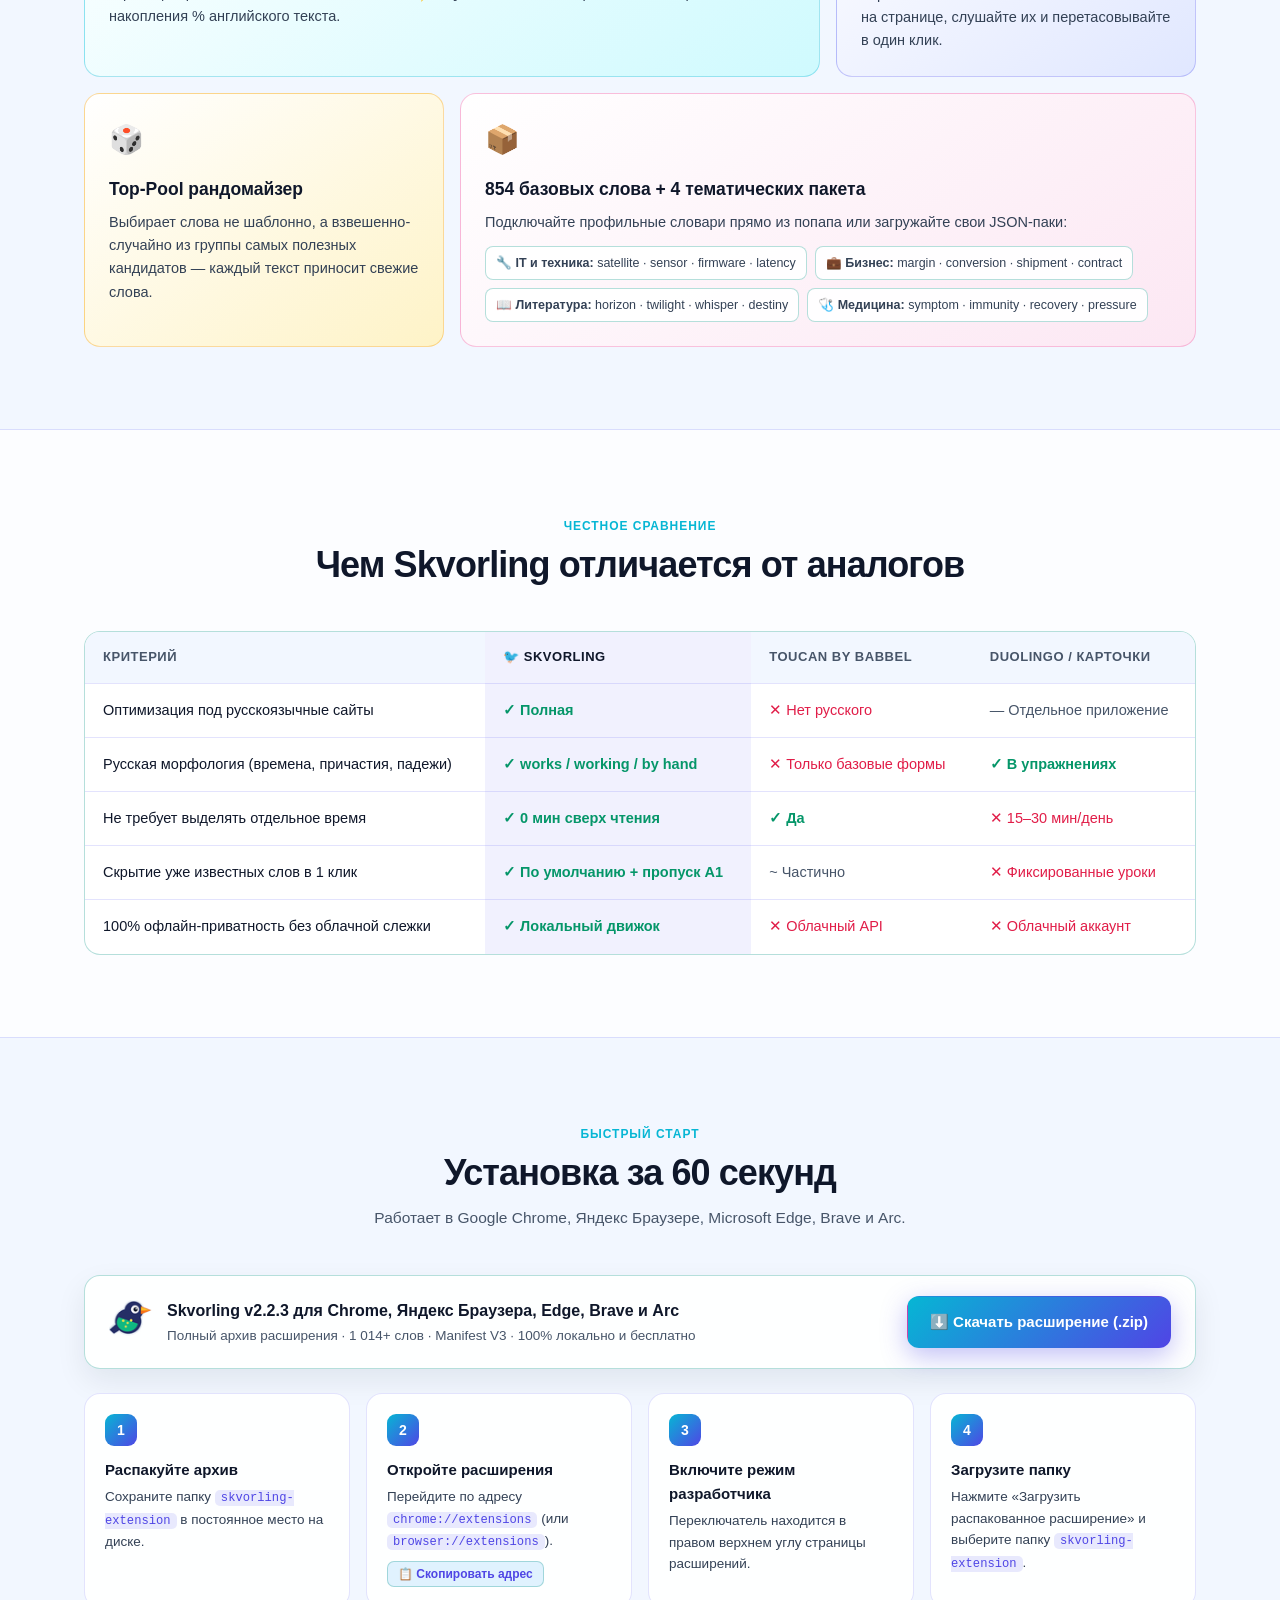
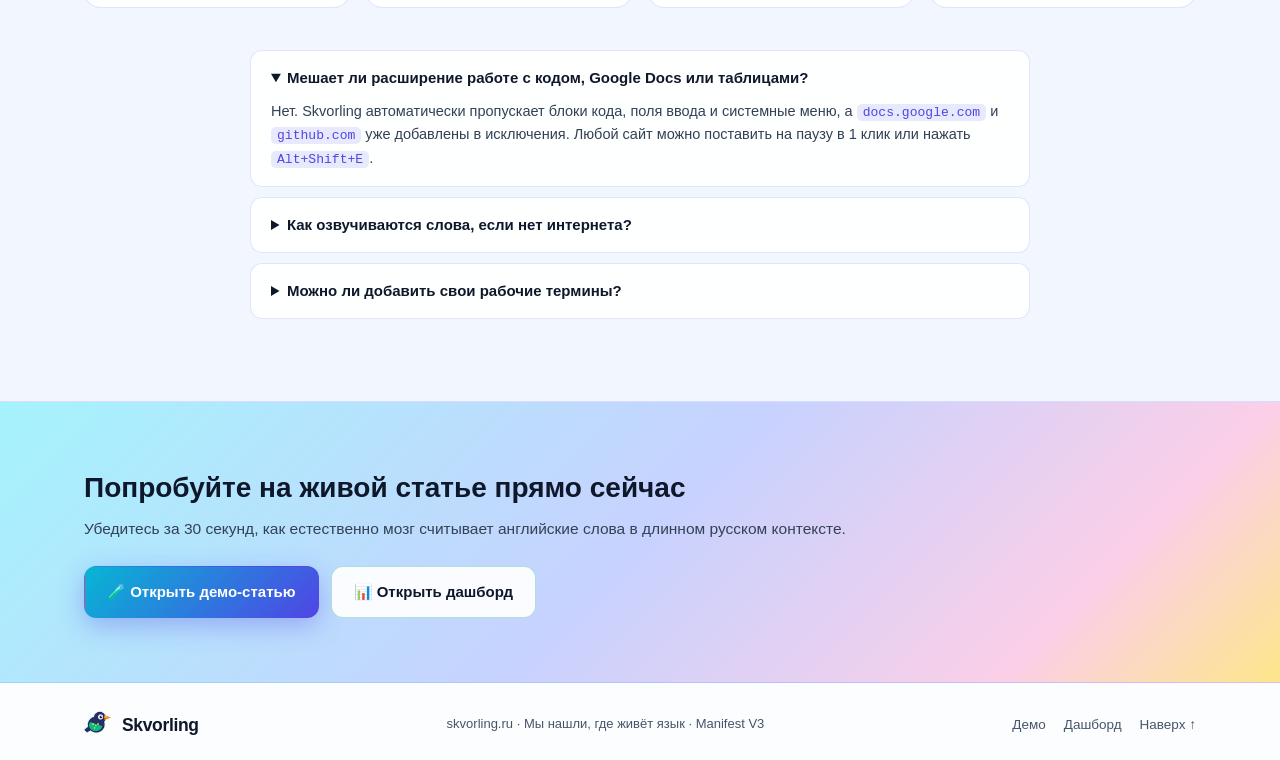
<file: landing.html>
<!DOCTYPE html>
<html lang="ru">
<head>
  <meta charset="UTF-8">
  <meta name="viewport" content="width=device-width, initial-scale=1.0">
  <title>Skvorling (Скворлинг) — Пассивный английский прямо в браузере</title>
  <meta name="description" content="Учите английский, просто читая привычные сайты. Умная контекстная подмена слов с учётом русской морфологии, времён и падежей.">
  <link rel="stylesheet" href="landing.css">
</head>
<body data-theme="colorful">
  <!-- Scroll Progress Bar -->
  <div class="scroll-progress" id="scrollProgress"></div>

  <!-- Sticky Glass Navigation -->
  <header class="navbar">
    <div class="nav-inner">
      <a href="#top" class="brand">
        <img src="../icons/icon48.png" alt="Skvorling" class="logo-img" width="34" height="34">
        <span class="brand-text">Skvorling</span>
        <span class="version-pill">v2.2.3</span>
      </a>
      <nav class="nav-links">
        <a href="#playground">Песочница</a>
        <a href="#progression">Прогресс</a>
        <a href="#features">Возможности</a>
        <a href="#compare">Сравнение</a>
        <a href="#install">Установка</a>
      </nav>
      <div class="nav-right">
        <div class="theme-switcher" id="lpThemeSwitcher" title="Переключить тему оформления">
          <button type="button" data-theme="light" title="Светлая тема">☀️</button>
          <button type="button" data-theme="colorful" class="active" title="Красочная тема">🎨</button>
          <button type="button" data-theme="dark" title="Тёмная тема">🌙</button>
        </div>
        <a href="../demo/demo.html" class="btn btn-ghost">🧪 Демо</a>
        <a href="#install" class="btn btn-primary">Установить</a>
      </div>
    </div>
  </header>

  <!-- Hero Section with Ambient Aurora + Giant Interactive Starling Mascot -->
  <section class="hero" id="top">
    <!-- Full-bleed blurred aurora orbs (zero hard box edges on any screen!) -->
    <div class="hero-ambient" aria-hidden="true">
      <div class="orb orb-1"></div>
      <div class="orb orb-2"></div>
      <div class="orb orb-3"></div>
      <div class="orb orb-4"></div>

      
    </div>

    <div class="container hero-container-wide hero-grid">
      <!-- Column 1: Opaque Interactive Starling Mascot -->
      <div class="hero-mascot-col">
        <svg id="heroStarling" class="hero-starling" viewBox="0 0 420 420" fill="none" xmlns="http://www.w3.org/2000/svg">
        <defs>
          <linearGradient id="stBody" x1="80" y1="60" x2="340" y2="360" gradientUnits="userSpaceOnUse">
            <stop offset="0%" stop-color="#312e81"/>
            <stop offset="55%" stop-color="#1e1b4b"/>
            <stop offset="100%" stop-color="#0f172a"/>
          </linearGradient>
          <linearGradient id="stWing" x1="110" y1="180" x2="290" y2="310" gradientUnits="userSpaceOnUse">
            <stop offset="0%" stop-color="#06b6d4"/>
            <stop offset="55%" stop-color="#10b981"/>
            <stop offset="100%" stop-color="#6366f1"/>
          </linearGradient>
          <linearGradient id="stBeak" x1="295" y1="125" x2="395" y2="155" gradientUnits="userSpaceOnUse">
            <stop offset="0%" stop-color="#fbbf24"/>
            <stop offset="100%" stop-color="#f97316"/>
          </linearGradient>
        </defs>
        <!-- Soft glowing perch aura -->
        <circle cx="210" cy="215" r="165" fill="currentColor" opacity="0.06"/>
        <!-- Tail -->
        <path d="M115 245 L38 312 L72 342 L152 292 Z" fill="#1e1b4b"/>
        <!-- Body -->
        <ellipse cx="205" cy="242" rx="112" ry="96" fill="url(#stBody)"/>
        <!-- Head -->
        <circle cx="255" cy="148" r="72" fill="url(#stBody)"/>
        <!-- Iridescent Wing (gently animated) -->
        <g class="st-wing-group">
          <path d="M116 210 C116 296, 224 328, 286 254 C252 214, 182 184, 116 210 Z" fill="url(#stWing)"/>
          <!-- Starling signature golden speckles -->
          <circle cx="164" cy="242" r="8" fill="#fde047"/>
          <circle cx="198" cy="258" r="7" fill="#fde047"/>
          <circle cx="228" cy="238" r="8" fill="#fde047"/>
          <circle cx="184" cy="282" r="6" fill="#fde047"/>
          <circle cx="246" cy="264" r="5" fill="#fde047"/>
        </g>
        <!-- Golden Beak -->
        <path d="M312 124 L396 150 L312 176 Z" fill="url(#stBeak)"/>
        <!-- Expressive Eye (pupil tracks cursor!) -->
        <circle cx="272" cy="138" r="26" fill="#ffffff"/>
        <g id="starlingPupil">
          <circle cx="278" cy="138" r="13" fill="#0f172a"/>
          <circle cx="283" cy="132" r="4.5" fill="#ffffff"/>
        </g>
      </svg>
      </div>

      <div class="hero-copy">
        <div class="eyebrow-pill">
          <span class="pulse-dot"></span>
          <span>🐦 Скворлинг · skvorling.ru · 100% локально</span>
        </div>
        <h1>Учите английский, просто читая <span class="gradient-text">привычные сайты</span></h1>
        <p class="hero-lead">
          Как скворец естественно перенимает звуки вокруг себя, так и вы запоминаете английский в обычном чтении: Skvorling мягко подставляет очевидные слова в длинные предложения с учётом времён, причастий и падежей — без уроков и зубрёжки.
        </p>
        <div class="hero-cta">
          <a href="#install" class="btn btn-primary btn-lg">Установить за 60 секунд →</a>
          <a href="../demo/demo.html" class="btn btn-secondary btn-lg">🧪 Открыть демо-статью</a>
        </div>
        <div class="hero-trust">
          <div class="trust-item"><strong>1 014+</strong><span>проверенных слов</span></div>
          <div class="trust-sep"></div>
          <div class="trust-item"><strong>&lt; 50 мс</strong><span>работает офлайн</span></div>
          <div class="trust-sep"></div>
          <div class="trust-item"><strong>4 пакета</strong><span>IT · Бизнес · Лит. · Мед.</span></div>
        </div>
      </div>

      <!-- 3D Tilt Interactive Browser Mockup -->
      <div class="hero-mockup-stage">
        <div class="browser-window tilt-card" id="heroTiltCard">
          <div class="tilt-sheen"></div>
          <div class="browser-chrome">
            <div class="dots">
              <span class="dot red"></span>
              <span class="dot yellow"></span>
              <span class="dot green"></span>
            </div>
            <a href="https://skvorling.ru" target="_blank" rel="noopener" class="address-bar">https://skvorling.ru</a>
            <div class="chrome-badge">🐦 <span id="heroWordCount">0</span></div>
          </div>

          <div class="browser-toolbar">
            <div class="density-tabs" id="heroDensity">
              <button type="button" class="d-tab" data-density="1" data-cefr="A1">Старт · 1 сл.</button>
              <button type="button" class="d-tab active" data-density="3" data-cefr="B1">Погружение · 3 сл.</button>
              <button type="button" class="d-tab" data-density="5" data-cefr="C1">Профи · 5 сл.</button>
            </div>
            <div class="toolbar-right">
              <button type="button" class="d-tab" id="heroCompareBtn" title="Сравнить с оригинальным русским текстом">🇷🇺 Оригинал</button>
              <button type="button" class="shuffle-btn" id="heroShuffle" title="Перетасовать слова рандомайзером">🎲</button>
            </div>
          </div>

          <div class="browser-body">
            <div class="article-meta">
              <span>Наведите на слово → нажмите «✓ Знаю», чтобы скрыть его</span>
              <button type="button" class="reset-known-btn hidden" id="heroResetKnown">Вернуть скрытые (<span id="heroKnownCount">0</span>)</button>
            </div>
            <div class="article-text" id="heroArticle"></div>
          </div>
        </div>
      </div>
    </div>
  </section>

  <!-- Live Interactive Playground -->
  <section class="section section-alt reveal" id="playground">
    <div class="container">
      <div class="section-head">
        <span class="section-eyebrow">Живая песочница</span>
        <h2>Проверьте на любом русском тексте прямо сейчас</h2>
        <p>Переключайте тематические пакеты, вставьте свой абзац или введите пасхалку <code>Skvor lingua</code> — здесь работает настоящий морфологический движок Skvorling.</p>
      </div>

      <div class="playground-card">
        <div class="pg-controls">
          <div class="pg-presets" id="pgPresets">
            <button type="button" class="pg-tab active" data-preset="morning">☕ Утро и быт</button>
            <button type="button" class="pg-tab" data-preset="tech">🔧 IT и инженерия</button>
            <button type="button" class="pg-tab" data-preset="grammar">⚡ Времена и падежи</button>
            <button type="button" class="pg-tab" data-preset="business">💼 Бизнес</button>
          </div>
          <div class="pg-right">
            <label class="pg-toggle">
              <input type="checkbox" id="pgRandomizer" checked>
              <span>🎲 Рандомайзер</span>
            </label>
            <button type="button" class="btn btn-sm btn-secondary" id="pgRerun">↻ Обновить</button>
          </div>
        </div>

        <div class="pg-split">
          <div class="pg-pane">
            <div class="pane-label">Исходный русский текст (можно редактировать)</div>
            <textarea id="pgInput" class="pg-textarea" rows="5"></textarea>
          </div>
          <div class="pg-pane pg-pane-out">
            <div class="pane-label">
              <span>Результат Skvorling</span>
              <span class="pane-stat" id="pgStat">Заменено: 0 слов</span>
            </div>
            <div id="pgOutput" class="pg-output"></div>
          </div>
        </div>
      </div>
    </div>
  </section>

  <!-- Interactive 5-Stage Progression Simulator -->
  <section class="section reveal" id="progression">
    <div class="container">
      <div class="section-head">
        <span class="section-eyebrow">Адаптивный рост сложности</span>
        <h2>Как растёт ваш английский без лишних усилий</h2>
        <p>Подвигайте ползунок — по мере того как вы запоминаете слова, Skvorling сам повышает плотность с 1 до 5 слов на предложение и открывает уровни от A1 до C1.</p>
      </div>

      <div class="prog-sim">
        <div class="prog-top">
          <div>
            <span class="prog-badge" id="progBadge">Уровень 1 · Старт (A1)</span>
            <p class="prog-desc" id="progDesc">1 базовое очевидное слово в длинном предложении</p>
          </div>
          <div class="prog-slider-wrap">
            <input type="range" id="progSlider" min="1" max="5" step="1" value="1">
            <div class="prog-ticks">
              <span>День 1</span>
              <span>Нед. 2</span>
              <span>Мес. 1</span>
              <span>Мес. 2</span>
              <span>Профи</span>
            </div>
          </div>
        </div>
        <div class="prog-preview" id="progPreview"></div>
      </div>

      <div class="steps-grid">
        <div class="step-card glow-card">
          <div class="step-num">01</div>
          <h3>Только длинные предложения</h3>
          <p>Короткие заголовки, меню, поля ввода и код никогда не затрагиваются. Слова заменяются только там, где вокруг достаточно контекста для мгновенной догадки.</p>
        </div>
        <div class="step-card glow-card">
          <div class="step-num">02</div>
          <h3>Живая грамматика, а не словарь</h3>
          <p>Вместо «сырых» словарных форм Skvorling подбирает актуальную: <code>работает → works</code>, <code>работал → worked</code>, <code>работающий → working</code>, <code>быстрее → faster</code>, <code>рукой → by hand</code>.</p>
        </div>
        <div class="step-card glow-card">
          <div class="step-num">03</div>
          <h3>Автоматическое усвоение</h3>
          <p>Пролистали слово 5 раз без подсказки — оно переходит в статус «Освоено» и больше не мешает. Навели мышку — Skvorling покажет его снова в другом тексте.</p>
        </div>
      </div>
    </div>
  </section>

  <!-- Bento Feature Grid -->
  <section class="section section-alt reveal" id="features">
    <div class="container">
      <div class="section-head">
        <span class="section-eyebrow">Продумано до мелочей</span>
        <h2>Всё, чего не хватало в обычных переводчиках</h2>
      </div>

      <div class="bento-grid">
        <div class="bento-card bento-wide glow-card">
          <div class="bento-icon">🙈</div>
          <h3>Режим «Скрывать изученные» (по умолчанию)</h3>
          <p>Устали видеть элементарные <em>old, new, word</em>? В Skvorling изученные слова сразу исчезают со страницы при клике «✓ Знаю». Есть кнопка <strong>«⚡ Я уже знаю A1»</strong> и переключатель в режим накопления % английского текста.</p>
        </div>
        <div class="bento-card glow-card">
          <div class="bento-icon">🔍</div>
          <h3>Навигатор (Alt+Shift+F)</h3>
          <p>Плавающая панель как <code>Ctrl+F</code>: перескакивайте по всем английским словам на странице, слушайте их и перетасовывайте в один клик.</p>
        </div>
        <div class="bento-card glow-card">
          <div class="bento-icon">🎲</div>
          <h3>Top-Pool рандомайзер</h3>
          <p>Выбирает слова не шаблонно, а взвешенно-случайно из группы самых полезных кандидатов — каждый текст приносит свежие слова.</p>
        </div>
        <div class="bento-card bento-wide glow-card">
          <div class="bento-icon">📦</div>
          <h3>854 базовых слова + 4 тематических пакета</h3>
          <p>Подключайте профильные словари прямо из попапа или загружайте свои JSON-паки:</p>
          <div class="pack-pills">
            <span class="pack-pill"><strong>🔧 IT и техника:</strong> satellite · sensor · firmware · latency</span>
            <span class="pack-pill"><strong>💼 Бизнес:</strong> margin · conversion · shipment · contract</span>
            <span class="pack-pill"><strong>📖 Литература:</strong> horizon · twilight · whisper · destiny</span>
            <span class="pack-pill"><strong>🩺 Медицина:</strong> symptom · immunity · recovery · pressure</span>
          </div>
        </div>
      </div>
    </div>
  </section>

  <!-- Comparison Table -->
  <section class="section reveal" id="compare">
    <div class="container">
      <div class="section-head">
        <span class="section-eyebrow">Честное сравнение</span>
        <h2>Чем Skvorling отличается от аналогов</h2>
      </div>

      <div class="compare-wrap">
        <table class="compare-table">
          <thead>
            <tr>
              <th>Критерий</th>
              <th class="col-highlight">🐦 Skvorling</th>
              <th>Toucan by Babbel</th>
              <th>Duolingo / Карточки</th>
            </tr>
          </thead>
          <tbody>
            <tr>
              <td>Оптимизация под русскоязычные сайты</td>
              <td class="col-highlight"><span class="ok">✓ Полная</span></td>
              <td><span class="no">✕ Нет русского</span></td>
              <td><span class="muted">— Отдельное приложение</span></td>
            </tr>
            <tr>
              <td>Русская морфология (времена, причастия, падежи)</td>
              <td class="col-highlight"><span class="ok">✓ works / working / by hand</span></td>
              <td><span class="no">✕ Только базовые формы</span></td>
              <td><span class="ok">✓ В упражнениях</span></td>
            </tr>
            <tr>
              <td>Не требует выделять отдельное время</td>
              <td class="col-highlight"><span class="ok">✓ 0 мин сверх чтения</span></td>
              <td><span class="ok">✓ Да</span></td>
              <td><span class="no">✕ 15–30 мин/день</span></td>
            </tr>
            <tr>
              <td>Скрытие уже известных слов в 1 клик</td>
              <td class="col-highlight"><span class="ok">✓ По умолчанию + пропуск A1</span></td>
              <td><span class="muted">~ Частично</span></td>
              <td><span class="no">✕ Фиксированные уроки</span></td>
            </tr>
            <tr>
              <td>100% офлайн-приватность без облачной слежки</td>
              <td class="col-highlight"><span class="ok">✓ Локальный движок</span></td>
              <td><span class="no">✕ Облачный API</span></td>
              <td><span class="no">✕ Облачный аккаунт</span></td>
            </tr>
          </tbody>
        </table>
      </div>
    </div>
  </section>

  <!-- 60-second Installation + FAQ -->
  <section class="section section-alt reveal" id="install">
    <div class="container">
      <div class="section-head">
        <span class="section-eyebrow">Быстрый старт</span>
        <h2>Установка за 60 секунд</h2>
        <p>Работает в Google Chrome, Яндекс Браузере, Microsoft Edge, Brave и Arc.</p>
      </div>

      <div class="download-box">
        <div class="download-info">
          <img src="../icons/icon48.png" alt="Skvorling" width="44" height="44" style="display:block;">
          <div>
            <strong>Skvorling v2.2.3 для Chrome, Яндекс Браузера, Edge, Brave и Arc</strong>
            <p>Полный архив расширения · 1 014+ слов · Manifest V3 · 100% локально и бесплатно</p>
          </div>
        </div>
        <a href="./skvorling-extension.zip" download="skvorling-extension.zip" class="btn btn-primary btn-lg">⬇️ Скачать расширение (.zip)</a>
      </div>

      <div class="install-steps">
        <div class="inst-step glow-card">
          <span class="inst-num">1</span>
          <div>
            <strong>Распакуйте архив</strong>
            <p>Сохраните папку <code>skvorling-extension</code> в постоянное место на диске.</p>
          </div>
        </div>
        <div class="inst-step glow-card">
          <span class="inst-num">2</span>
          <div>
            <strong>Откройте расширения</strong>
            <p>Перейдите по адресу <code>chrome://extensions</code> (или <code>browser://extensions</code>).</p>
            <button type="button" class="copy-chip" id="btnCopyExtUrl">📋 Скопировать адрес</button>
          </div>
        </div>
        <div class="inst-step glow-card">
          <span class="inst-num">3</span>
          <div>
            <strong>Включите режим разработчика</strong>
            <p>Переключатель находится в правом верхнем углу страницы расширений.</p>
          </div>
        </div>
        <div class="inst-step glow-card">
          <span class="inst-num">4</span>
          <div>
            <strong>Загрузите папку</strong>
            <p>Нажмите «Загрузить распакованное расширение» и выберите папку <code>skvorling-extension</code>.</p>
          </div>
        </div>
      </div>

      <div class="faq-list">
        <details class="faq-item" open>
          <summary>Мешает ли расширение работе с кодом, Google Docs или таблицами?</summary>
          <p>Нет. Skvorling автоматически пропускает блоки кода, поля ввода и системные меню, а <code>docs.google.com</code> и <code>github.com</code> уже добавлены в исключения. Любой сайт можно поставить на паузу в 1 клик или нажать <code>Alt+Shift+E</code>.</p>
        </details>
        <details class="faq-item">
          <summary>Как озвучиваются слова, если нет интернета?</summary>
          <p>Используется встроенный в браузер синтезатор речи (Web Speech API) с выбором американского (en-US) или британского (en-GB) акцента — работает мгновенно и бесплатно.</p>
        </details>
        <details class="faq-item">
          <summary>Можно ли добавить свои рабочие термины?</summary>
          <p>Да! В дашборде расширения есть вкладка «Мои слова» (с поддержкой русских окончаний) и импорт целых тематических пакетов в формате JSON.</p>
        </details>
      </div>
    </div>
  </section>

  <!-- Final CTA -->
  <section class="cta-banner reveal">
    <div class="container cta-inner">
      <div>
        <h2>Попробуйте на живой статье прямо сейчас</h2>
        <p>Убедитесь за 30 секунд, как естественно мозг считывает английские слова в длинном русском контексте.</p>
      </div>
      <div class="cta-buttons">
        <a href="../demo/demo.html" class="btn btn-primary btn-lg">🧪 Открыть демо-статью</a>
        <a href="../dashboard/dashboard.html" class="btn btn-secondary btn-lg">📊 Открыть дашборд</a>
      </div>
    </div>
  </section>

  <footer class="footer">
    <div class="container footer-inner">
      <a href="https://skvorling.ru" target="_blank" rel="noopener" class="brand">
        <img src="../icons/icon48.png" alt="Skvorling" class="logo-img" width="28" height="28">
        <span class="brand-text">Skvorling</span>
      </a>
      <div class="footer-note">skvorling.ru · Мы нашли, где живёт язык · Manifest V3</div>
      <div class="footer-links">
        <a href="../demo/demo.html">Демо</a>
        <a href="../dashboard/dashboard.html">Дашборд</a>
        <a href="#top">Наверх ↑</a>
      </div>
    </div>
  </footer>

  <!-- Interactive Floating Tooltip -->
  <div id="lpTooltip" class="lp-tooltip" role="tooltip" hidden></div>

  <script src="../src/dictionary.js"></script>
  <script src="../src/packs.js"></script>
  <script src="../src/nlp.js"></script>
  <script src="../src/storage.js"></script>
  <script src="landing.js"></script>
</body>
</html>
</file>
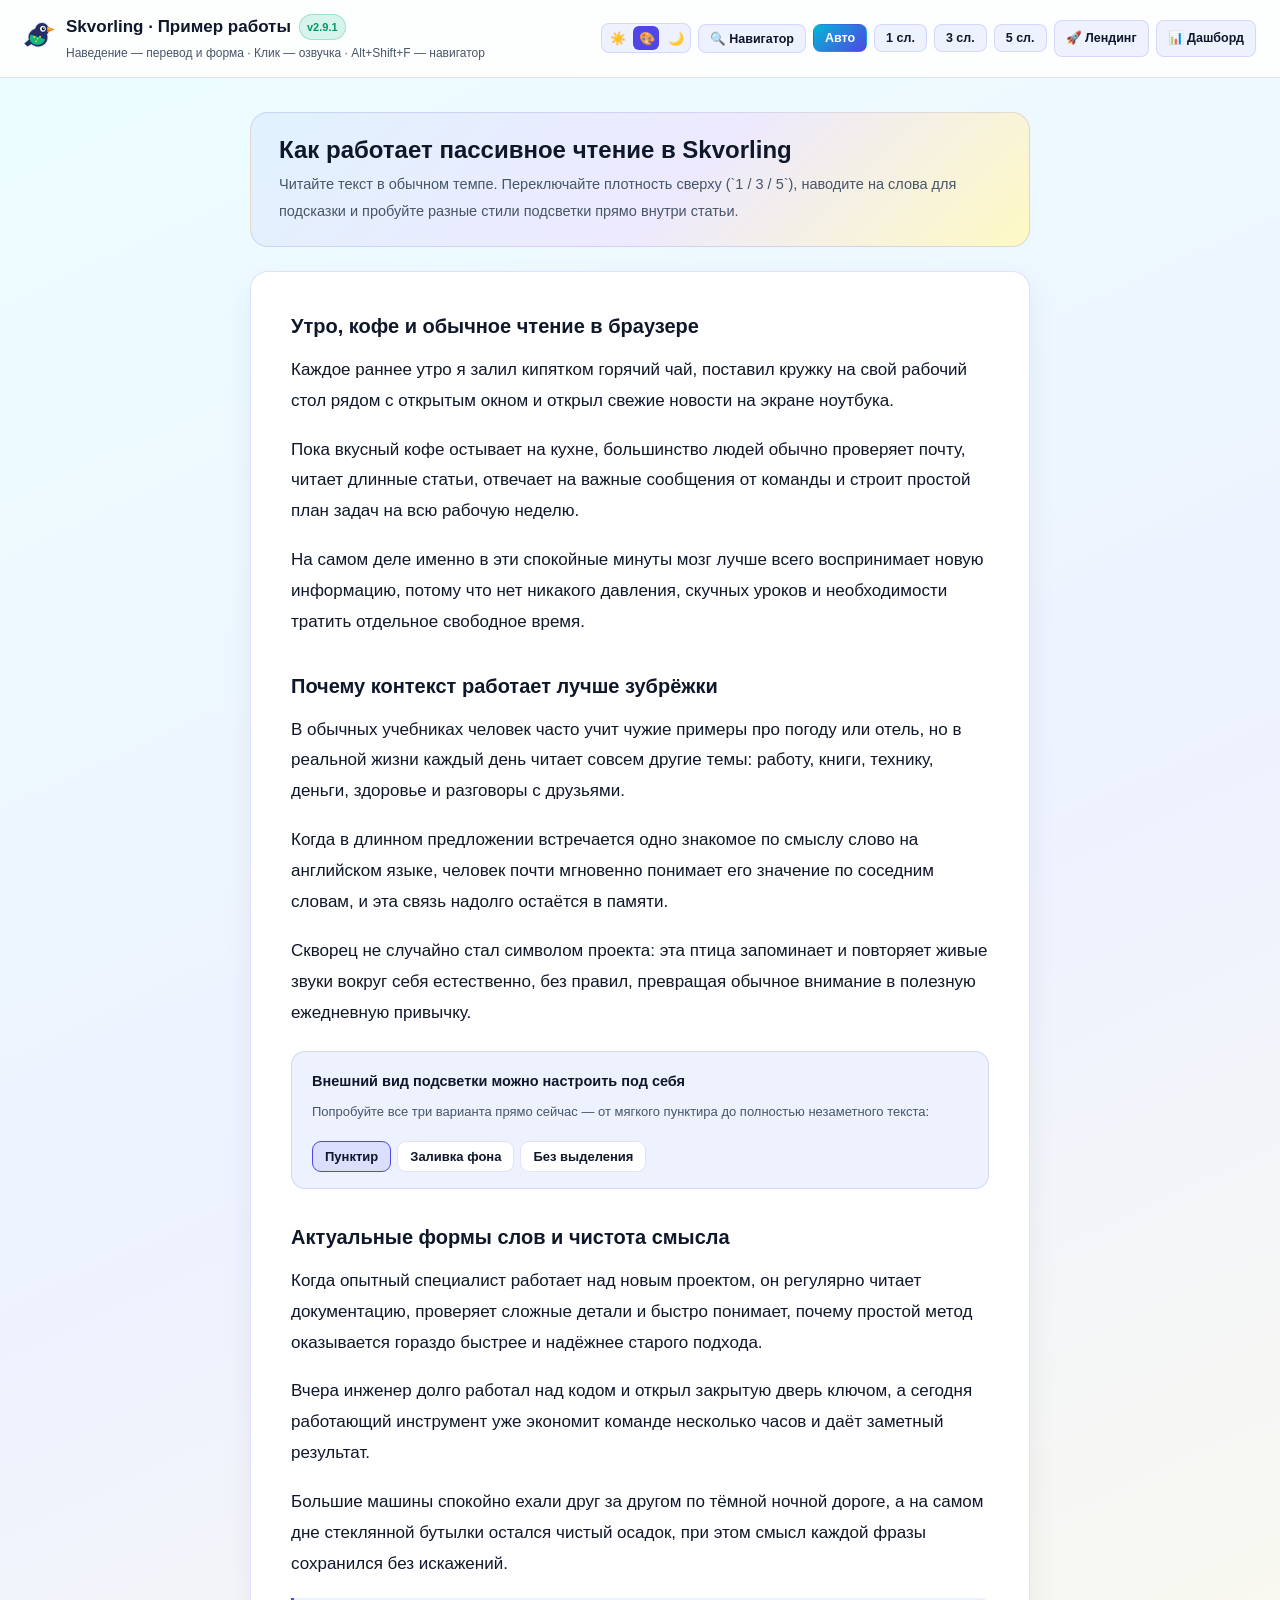
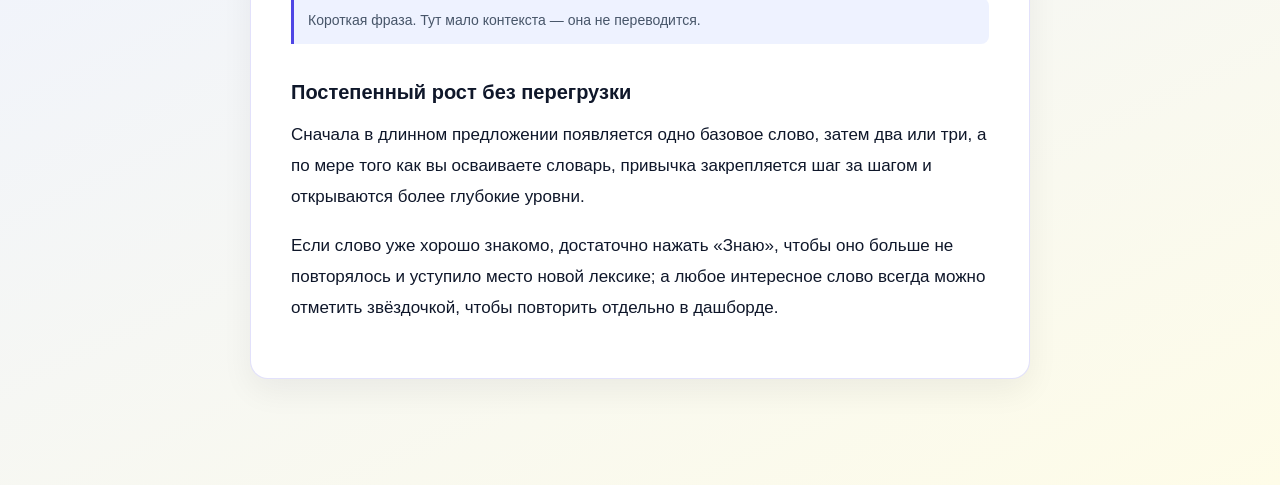
<file: demo/demo.html>
<!DOCTYPE html>
<html lang="ru">
<head>
  <meta charset="UTF-8">
  <meta name="viewport" content="width=device-width, initial-scale=1.0">
  <title>Skvorling — Пример работы</title>
  <link rel="stylesheet" href="../src/content.css">
  <style>
    :root {
      --bg: #060913; --bar: rgba(11, 17, 33, 0.9); --card: #11192e; --hero: linear-gradient(135deg, rgba(99,102,241,0.16), rgba(16,185,129,0.12));
      --text: #f8fafc; --muted: #94a3b8; --border: rgba(148,163,184,0.18); --accent: #6366f1; --btn: #18233f;
    }
    body[data-theme="light"] {
      --bg: #f8fafc; --bar: rgba(255,255,255,0.92); --card: #ffffff; --hero: #ffffff;
      --text: #0f172a; --muted: #475569; --border: rgba(15,23,42,0.10); --accent: #0f172a; --btn: #f1f5f9;
    }
    body[data-theme="colorful"] {
      --bg: linear-gradient(155deg, #ecfeff 0%, #eef2ff 50%, #fefce8 100%);
      --bar: rgba(255,255,255,0.88); --card: #ffffff;
      --hero: linear-gradient(135deg, #e0f2fe 0%, #ede9fe 55%, #fef9c3 100%);
      --text: #0f172a; --muted: #475569; --border: rgba(79,70,229,0.16); --accent: #4f46e5; --btn: #eef2ff;
    }
    * { box-sizing: border-box; }
    body {
      margin: 0; font-family: -apple-system, BlinkMacSystemFont, "Segoe UI", Roboto, Inter, sans-serif;
      background: var(--bg); color: var(--text); line-height: 1.82; font-size: 17px; min-height: 100vh;
      transition: background 0.25s ease, color 0.25s ease;
    }
    .topbar {
      background: var(--bar); backdrop-filter: blur(14px); color: var(--text); padding: 12px 24px;
      border-bottom: 1px solid var(--border);
      display: flex; align-items: center; justify-content: space-between; flex-wrap: wrap; gap: 12px;
      position: sticky; top: 0; z-index: 100;
    }
    .topbar-left { display: flex; align-items: center; gap: 10px; }
    .ver-pill {
      font-size: 11px; font-weight: 700; padding: 2px 7px; border-radius: 999px;
      background: rgba(16, 185, 129, 0.16); color: #059669; border: 1px solid rgba(16, 185, 129, 0.3);
    }
    body[data-theme="dark"] .ver-pill { color: #6ee7b7; }
    .controls { display: flex; align-items: center; gap: 7px; flex-wrap: wrap; font-size: 13px; }
    .pill-btn {
      background: var(--btn); border: 1px solid var(--border); color: var(--text);
      padding: 6px 11px; border-radius: 8px; cursor: pointer; font-size: 12.5px; font-weight: 600;
      text-decoration: none; transition: 0.15s;
    }
    .pill-btn:hover { border-color: var(--accent); }
    .pill-btn.active { background: var(--accent); border-color: transparent; color: #fff; }
    body[data-theme="colorful"] .pill-btn.active { background: linear-gradient(135deg, #06b6d4, #4f46e5); }
    .theme-mini { display: inline-flex; gap: 3px; padding: 2px; background: var(--btn); border: 1px solid var(--border); border-radius: 8px; }
    .theme-mini button { background: transparent; border: none; width: 26px; height: 24px; border-radius: 6px; cursor: pointer; font-size: 13px; }
    .theme-mini button.active { background: var(--accent); }
    .container { max-width: 820px; margin: 34px auto; padding: 0 20px 72px; }
    .hero {
      background: var(--hero); border: 1px solid var(--border);
      border-radius: 18px; padding: 22px 28px; margin-bottom: 24px;
    }
    .hero h1 { margin: 0 0 6px; font-size: 24px; line-height: 1.28; }
    .hero p { margin: 0; font-size: 14.5px; color: var(--muted); }
    article {
      background: var(--card); border: 1px solid var(--border);
      border-radius: 18px; padding: 36px 40px; box-shadow: 0 12px 32px rgba(15, 23, 42, 0.06);
    }
    article h2 { margin-top: 30px; margin-bottom: 10px; font-size: 20px; }
    article h2:first-child { margin-top: 0; }
    article p { margin: 0 0 18px; }
    .callout-widget {
      background: var(--btn); border: 1px solid var(--border); border-radius: 14px;
      padding: 16px 20px; margin: 22px 0;
      display: flex; align-items: center; justify-content: space-between; flex-wrap: wrap; gap: 14px;
    }
    .callout-widget strong { display: block; font-size: 14.5px; margin-bottom: 2px; }
    .callout-widget span { font-size: 13px; color: var(--muted); }
    .style-pills { display: flex; gap: 6px; flex-wrap: wrap; }
    .style-pick {
      background: var(--card); border: 1.5px solid var(--border); color: var(--text);
      padding: 7px 12px; border-radius: 9px; cursor: pointer; font-size: 13px; font-weight: 600;
      transition: 0.15s;
    }
    .style-pick.active { border-color: var(--accent); background: rgba(99, 102, 241, 0.14); }
    .short-note {
      background: var(--btn); border-left: 3px solid var(--accent); padding: 10px 14px;
      font-size: 14px; color: var(--muted); border-radius: 0 8px 8px 0; margin: 18px 0;
    }
  </style>
</head>
<body data-theme="colorful" data-skvorling-demo="1">
  <header class="topbar" translate="no">
    <div class="topbar-left">
      <img src="../icons/icon48.png" alt="Skvorling" width="32" height="32" style="display:block;">
      <div>
        <div style="display:flex;align-items:center;gap:8px;">
          <strong>Skvorling · Пример работы</strong>
          <span class="ver-pill" data-skvorling-version>v2.7.0</span>
        </div>
        <div style="font-size: 12px; color: var(--muted);">Наведение — перевод и форма · Клик — озвучка · Alt+Shift+F — навигатор</div>
      </div>
    </div>
    <div class="controls">
      <div class="theme-mini" id="demoThemeGroup" title="Тема оформления">
        <button type="button" data-theme="light">☀️</button>
        <button type="button" data-theme="colorful" class="active">🎨</button>
        <button type="button" data-theme="dark">🌙</button>
      </div>
      <button type="button" class="pill-btn" id="btnDemoNav">🔍 Навигатор</button>
      <button type="button" class="pill-btn" id="btnDemoAuto">Авто</button>
      <button type="button" class="pill-btn" data-density="1" data-cefr="A1">1 сл.</button>
      <button type="button" class="pill-btn" data-density="3" data-cefr="B1">3 сл.</button>
      <button type="button" class="pill-btn" data-density="5" data-cefr="C1">5 сл.</button>
      <a href="../landing/landing.html" class="pill-btn">🚀 Лендинг</a>
      <a href="../dashboard/dashboard.html" class="pill-btn">📊 Дашборд</a>
    </div>
  </header>

  <main class="container">
    <div class="hero" translate="no">
      <h1>Как работает пассивное чтение в Skvorling</h1>
      <p>Читайте текст в обычном темпе. Переключайте плотность сверху (`1 / 3 / 5`), наводите на слова для подсказки и пробуйте разные стили подсветки прямо внутри статьи.</p>
    </div>

    <article id="demoArticle">
      <h2>Утро, кофе и обычное чтение в браузере</h2>
      <p>Каждое раннее утро я залил кипятком горячий чай, поставил кружку на свой рабочий стол рядом с открытым окном и открыл свежие новости на экране ноутбука.</p>
      <p>Пока вкусный кофе остывает на кухне, большинство людей обычно проверяет почту, читает длинные статьи, отвечает на важные сообщения от команды и строит простой план задач на всю рабочую неделю.</p>
      <p>На самом деле именно в эти спокойные минуты мозг лучше всего воспринимает новую информацию, потому что нет никакого давления, скучных уроков и необходимости тратить отдельное свободное время.</p>

      <h2>Почему контекст работает лучше зубрёжки</h2>
      <p>В обычных учебниках человек часто учит чужие примеры про погоду или отель, но в реальной жизни каждый день читает совсем другие темы: работу, книги, технику, деньги, здоровье и разговоры с друзьями.</p>
      <p>Когда в длинном предложении встречается одно знакомое по смыслу слово на английском языке, человек почти мгновенно понимает его значение по соседним словам, и эта связь надолго остаётся в памяти.</p>
      <p>Скворец не случайно стал символом проекта: эта птица запоминает и повторяет живые звуки вокруг себя естественно, без правил, превращая обычное внимание в полезную ежедневную привычку.</p>

      <div class="callout-widget" translate="no">
        <div>
          <strong>Внешний вид подсветки можно настроить под себя</strong>
          <span>Попробуйте все три варианта прямо сейчас — от мягкого пунктира до полностью незаметного текста:</span>
        </div>
        <div class="style-pills" id="inlineStyleGroup">
          <button type="button" class="style-pick" data-style="underline">Пунктир</button>
          <button type="button" class="style-pick" data-style="pill">Заливка фона</button>
          <button type="button" class="style-pick" data-style="minimal">Без выделения</button>
        </div>
      </div>

      <h2>Актуальные формы слов и чистота смысла</h2>
      <p>Когда опытный специалист работает над новым проектом, он регулярно читает документацию, проверяет сложные детали и быстро понимает, почему простой метод оказывается гораздо быстрее и надёжнее старого подхода.</p>
      <p>Вчера инженер долго работал над кодом и открыл закрытую дверь ключом, а сегодня работающий инструмент уже экономит команде несколько часов и даёт заметный результат.</p>
      <p>Большие машины спокойно ехали друг за другом по тёмной ночной дороге, а на самом дне стеклянной бутылки остался чистый осадок, при этом смысл каждой фразы сохранился без искажений.</p>

      <div class="short-note">Короткая фраза. Тут мало контекста — она не переводится.</div>

      <h2>Постепенный рост без перегрузки</h2>
      <p>Сначала в длинном предложении появляется одно базовое слово, затем два или три, а по мере того как вы осваиваете словарь, привычка закрепляется шаг за шагом и открываются более глубокие уровни.</p>
      <p>Если слово уже хорошо знакомо, достаточно нажать «Знаю», чтобы оно больше не повторялось и уступило место новой лексике; а любое интересное слово всегда можно отметить звёздочкой, чтобы повторить отдельно в дашборде.</p>
    </article>
  </main>

  <script src="../src/version.js"></script>
  <script src="../src/dictionary.js"></script>
  <script src="../src/packs.js"></script>
  <script src="../src/nlp.js"></script>
  <script src="../src/storage.js"></script>
  <script src="../src/content.js"></script>
  <script src="demo.js"></script>
</body>
</html>
</file>
<file: landing.css>
/* ==================== BASE / DARK THEME TOKENS ==================== */
:root {
  --bg: #060913;
  --bg-alt: #0b1121;
  --surface: #11192e;
  --surface-2: #18233f;
  --border: rgba(148, 163, 184, 0.16);
  --border-strong: rgba(148, 163, 184, 0.28);
  --text: #f8fafc;
  --text-soft: #cbd5e1;
  --muted: #94a3b8;
  --accent: #6366f1;
  --accent-2: #10b981;
  --accent-3: #f59e0b;
  --glow-rgb: 99, 102, 241;
  --starling-opacity: 0.16;
}

/* ==================== PASSIVE CALM LIGHT THEME ==================== */
body[data-theme="light"] {
  --bg: #ffffff;
  --bg-alt: #f8fafc;
  --surface: #ffffff;
  --surface-2: #f1f5f9;
  --border: rgba(15, 23, 42, 0.09);
  --border-strong: rgba(15, 23, 42, 0.16);
  --text: #0f172a;
  --text-soft: #475569;
  --muted: #64748b;
  --accent: #334155;
  --accent-2: #0f766e;
  --accent-3: #64748b;
  --glow-rgb: 100, 116, 139;
  --starling-opacity: 0.07;
}

/* ==================== VIBRANT COLORFUL STARLING THEME ==================== */
body[data-theme="colorful"] {
  --bg: #fcfdff;
  --bg-alt: #f2f7ff;
  --surface: rgba(255, 255, 255, 0.92);
  --surface-2: #e0f2fe;
  --border: rgba(99, 102, 241, 0.18);
  --border-strong: rgba(13, 148, 136, 0.30);
  --text: #0f172a;
  --text-soft: #334155;
  --muted: #475569;
  --accent: #4f46e5;
  --accent-2: #06b6d4;
  --accent-3: #f59e0b;
  --glow-rgb: 6, 182, 212;
  --starling-opacity: 0.15;
}

* { box-sizing: border-box; margin: 0; padding: 0; }
html { scroll-behavior: smooth; }

body {
  font-family: -apple-system, BlinkMacSystemFont, "Segoe UI", Roboto, Inter, Helvetica, Arial, sans-serif;
  background: var(--bg);
  color: var(--text);
  line-height: 1.6;
  font-size: 16px;
  -webkit-font-smoothing: antialiased;
  overflow-x: hidden;
  transition: background-color 0.3s ease, color 0.3s ease;
}

.container {
  max-width: 1160px;
  margin: 0 auto;
  padding: 0 24px;
}

/* Top Scroll Progress Bar */
.scroll-progress {
  position: fixed;
  top: 0;
  left: 0;
  height: 3px;
  width: 0%;
  z-index: 200;
  background: linear-gradient(90deg, #06b6d4, #6366f1, #ec4899, #f59e0b);
  transition: width 0.08s linear;
}
body[data-theme="light"] .scroll-progress { background: #334155; }

/* Navbar */
.navbar {
  position: sticky;
  top: 0;
  z-index: 100;
  background: rgba(6, 9, 19, 0.80);
  backdrop-filter: blur(16px);
  border-bottom: 1px solid var(--border);
  transition: background-color 0.3s ease;
}
body[data-theme="light"] .navbar { background: rgba(255, 255, 255, 0.92); }
body[data-theme="colorful"] .navbar { background: rgba(255, 255, 255, 0.84); }

.nav-inner {
  max-width: 1160px;
  margin: 0 auto;
  padding: 13px 24px;
  display: flex;
  align-items: center;
  justify-content: space-between;
  gap: 16px;
}

.brand {
  display: inline-flex;
  align-items: center;
  gap: 10px;
  text-decoration: none;
  color: var(--text);
  font-weight: 800;
  font-size: 17.5px;
  letter-spacing: -0.02em;
}

.logo-img {
  border-radius: 9px;
  display: block;
  box-shadow: 0 4px 14px rgba(13, 148, 136, 0.3);
  transition: transform 0.25s cubic-bezier(0.34, 1.56, 0.64, 1);
}
.brand:hover .logo-img { transform: rotate(-8deg) scale(1.08); }

.version-pill {
  font-size: 11px;
  font-weight: 700;
  color: var(--accent-2);
  background: rgba(16, 185, 129, 0.14);
  border: 1px solid rgba(16, 185, 129, 0.3);
  padding: 2px 7px;
  border-radius: 999px;
}
body[data-theme="light"] .version-pill { background: #f1f5f9; border-color: #cbd5e1; color: #475569; }

.nav-links { display: flex; align-items: center; gap: 22px; }
.nav-links a {
  color: var(--muted);
  text-decoration: none;
  font-size: 14px;
  font-weight: 500;
  transition: color 0.15s;
}
.nav-links a:hover { color: var(--text); }

.nav-right { display: flex; align-items: center; gap: 10px; }

.theme-switcher {
  display: inline-flex;
  gap: 3px;
  padding: 3px;
  background: var(--surface-2);
  border: 1px solid var(--border-strong);
  border-radius: 10px;
}
.theme-switcher button {
  background: transparent;
  border: none;
  border-radius: 7px;
  width: 30px;
  height: 28px;
  cursor: pointer;
  font-size: 14px;
  transition: transform 0.15s, background 0.15s;
}
.theme-switcher button:hover { transform: scale(1.1); }
.theme-switcher button.active {
  background: var(--accent);
  box-shadow: 0 2px 8px rgba(79, 70, 229, 0.35);
}
body[data-theme="colorful"] .theme-switcher button.active {
  background: linear-gradient(135deg, #06b6d4, #6366f1);
}

/* Buttons */
.btn {
  display: inline-flex;
  align-items: center;
  justify-content: center;
  gap: 8px;
  text-decoration: none;
  border-radius: 11px;
  padding: 9px 16px;
  font-size: 14px;
  font-weight: 600;
  cursor: pointer;
  border: 1px solid transparent;
  transition: transform 0.16s ease, box-shadow 0.2s ease, background 0.2s ease, border-color 0.2s ease;
}
.btn:hover { transform: translateY(-2px); }
.btn:active { transform: translateY(0); }

.btn-primary {
  background: linear-gradient(135deg, #6366f1, #4f46e5);
  color: #fff;
  box-shadow: 0 6px 20px rgba(99, 102, 241, 0.32);
}
body[data-theme="colorful"] .btn-primary {
  background: linear-gradient(135deg, #06b6d4 0%, #4f46e5 55%, #ec4899 100%);
  background-size: 180% 180%;
  box-shadow: 0 8px 26px rgba(79, 70, 229, 0.34);
}
body[data-theme="colorful"] .btn-primary:hover { background-position: 100% 0; }
body[data-theme="light"] .btn-primary {
  background: #0f172a;
  box-shadow: 0 4px 12px rgba(15, 23, 42, 0.14);
}

.btn-secondary {
  background: var(--surface);
  color: var(--text);
  border-color: var(--border-strong);
}
.btn-secondary:hover { border-color: var(--accent); }

.btn-ghost {
  background: transparent;
  color: var(--text-soft);
  border-color: var(--border);
}
.btn-ghost:hover { border-color: var(--border-strong); color: var(--text); }

.btn-lg { padding: 13px 22px; font-size: 15px; border-radius: 12px; }
.btn-sm { padding: 6px 12px; font-size: 13px; border-radius: 8px; }

/* ==================== HERO + FULL-BLEED AMBIENT + GIANT STARLING ==================== */
.hero {
  position: relative;
  padding: 74px 0 92px;
  overflow: hidden;
}

body[data-theme="colorful"] .hero {
  background: linear-gradient(155deg, #e0f7fa 0%, #ede9fe 38%, #fce7f3 72%, #fef9c3 100%);
}
body[data-theme="light"] .hero {
  background: linear-gradient(180deg, #ffffff 0%, #f8fafc 100%);
}

.hero-ambient {
  position: absolute;
  inset: 0;
  overflow: hidden;
  pointer-events: none;
}

/* Blurred organic aurora orbs — zero hard rectangular edges! */
.orb {
  position: absolute;
  border-radius: 50%;
  filter: blur(90px);
  opacity: 0.45;
  animation: orbFloat 14s ease-in-out infinite alternate;
}
.orb-1 { width: 520px; height: 520px; top: -180px; left: -120px; background: #06b6d4; }
.orb-2 { width: 560px; height: 560px; top: -140px; right: -140px; background: #6366f1; animation-delay: -4s; }
.orb-3 { width: 420px; height: 420px; bottom: -160px; left: 32%; background: #ec4899; opacity: 0.28; animation-delay: -8s; }
.orb-4 { width: 380px; height: 380px; bottom: -120px; right: 15%; background: #fbbf24; opacity: 0.30; animation-delay: -2s; }

body[data-theme="dark"] .orb { opacity: 0.22; }
body[data-theme="light"] .orb { opacity: 0.05; }
body[data-theme="colorful"] .orb { opacity: 0.42; }

@keyframes orbFloat {
  0% { transform: translate(0, 0) scale(1); }
  100% { transform: translate(32px, 24px) scale(1.08); }
}

/* Giant Background Starling Mascot */
.hero-starling {
  position: absolute;
  width: clamp(320px, 38vw, 520px);
  height: auto;
  left: 34%;
  top: 6%;
  opacity: var(--starling-opacity);
  color: var(--accent);
  transform-origin: center;
  transition: transform 0.22s ease-out;
  filter: drop-shadow(0 24px 48px rgba(15, 23, 42, 0.14));
}

.st-wing-group {
  transform-origin: 180px 235px;
  animation: wingBreath 4.2s ease-in-out infinite;
}

@keyframes wingBreath {
  0%, 100% { transform: rotate(0deg) translateY(0px); }
  50% { transform: rotate(-3.5deg) translateY(-4px); }
}

/* Floating parallax word chips */
.float-chip {
  position: absolute;
  font-size: 12px;
  font-weight: 700;
  padding: 5px 11px;
  border-radius: 999px;
  background: var(--surface);
  color: var(--accent);
  border: 1px solid var(--border-strong);
  box-shadow: 0 8px 20px rgba(15, 23, 42, 0.08);
  opacity: 0.72;
  transition: transform 0.15s ease-out;
}
body[data-theme="light"] .float-chip { opacity: 0.45; }
.fc-1 { top: 14%; left: 6%; }
.fc-2 { bottom: 14%; left: 42%; }
.fc-3 { top: 10%; right: 6%; }
.fc-4 { bottom: 12%; right: 12%; }

.hero-grid {
  position: relative;
  z-index: 2;
  display: grid;
  grid-template-columns: 1.02fr 0.98fr;
  gap: 44px;
  align-items: center;
}

.eyebrow-pill {
  display: inline-flex;
  align-items: center;
  gap: 8px;
  font-size: 12.5px;
  font-weight: 700;
  color: var(--accent);
  background: var(--surface);
  border: 1px solid var(--border-strong);
  padding: 6px 13px;
  border-radius: 999px;
  margin-bottom: 20px;
  box-shadow: 0 4px 14px rgba(15, 23, 42, 0.06);
}

.pulse-dot {
  width: 8px;
  height: 8px;
  border-radius: 50%;
  background: #10b981;
  box-shadow: 0 0 0 4px rgba(16, 185, 129, 0.25);
}

.hero h1 {
  font-size: clamp(34px, 4.3vw, 52px);
  line-height: 1.1;
  font-weight: 850;
  letter-spacing: -0.032em;
  margin-bottom: 18px;
}

.gradient-text {
  background: linear-gradient(120deg, #818cf8, #34d399);
  -webkit-background-clip: text;
  background-clip: text;
  color: transparent;
}
body[data-theme="colorful"] .gradient-text {
  background: linear-gradient(115deg, #06b6d4 0%, #4f46e5 45%, #ec4899 80%, #f59e0b 100%);
  -webkit-background-clip: text;
  background-clip: text;
  color: transparent;
}
body[data-theme="light"] .gradient-text {
  background: linear-gradient(120deg, #0f172a, #0f766e);
  -webkit-background-clip: text;
  background-clip: text;
  color: transparent;
}

.hero-lead {
  font-size: 16.5px;
  color: var(--text-soft);
  line-height: 1.66;
  margin-bottom: 28px;
  max-width: 530px;
}

.hero-cta { display: flex; gap: 12px; flex-wrap: wrap; margin-bottom: 28px; }

.hero-trust {
  display: flex;
  align-items: center;
  gap: 20px;
  padding-top: 18px;
  border-top: 1px solid var(--border);
}
.trust-item { display: flex; flex-direction: column; }
.trust-item strong { font-size: 16px; color: var(--text); }
.trust-item span { font-size: 12px; color: var(--muted); }
.trust-sep { width: 1px; height: 28px; background: var(--border); }

/* ==================== 3D TILT BROWSER MOCKUP ==================== */
.hero-mockup-stage {
  perspective: 1200px;
}

.browser-window {
  position: relative;
  background: var(--surface);
  border: 1px solid var(--border-strong);
  border-radius: 18px;
  overflow: hidden;
  box-shadow: 0 28px 68px rgba(15, 23, 42, 0.24), 0 0 0 1px rgba(99, 102, 241, 0.14);
  transform-style: preserve-3d;
  transition: transform 0.18s ease-out, box-shadow 0.25s ease;
}

.tilt-sheen {
  position: absolute;
  inset: 0;
  pointer-events: none;
  z-index: 10;
  background: radial-gradient(circle 340px at var(--mx, 50%) var(--my, 50%), rgba(255, 255, 255, 0.16), transparent 65%);
  opacity: 0;
  transition: opacity 0.25s ease;
}
.browser-window:hover .tilt-sheen { opacity: 1; }

.browser-chrome {
  background: #0b1120;
  padding: 11px 14px;
  display: flex;
  align-items: center;
  justify-content: space-between;
  gap: 12px;
  border-bottom: 1px solid var(--border);
}
body[data-theme="light"] .browser-chrome { background: #f1f5f9; }
body[data-theme="colorful"] .browser-chrome { background: linear-gradient(90deg, #e0f2fe, #ede9fe, #fce7f3); }

.dots { display: flex; gap: 6px; }
.dot { width: 10px; height: 10px; border-radius: 50%; }
.dot.red { background: #ef4444; }
.dot.yellow { background: #f59e0b; }
.dot.green { background: #10b981; }

.address-bar {
  flex: 1;
  text-align: center;
  font-size: 12px;
  font-weight: 600;
  color: var(--muted);
  text-decoration: none;
  background: rgba(30, 41, 59, 0.7);
  padding: 4px 12px;
  border-radius: 7px;
  white-space: nowrap;
  overflow: hidden;
  text-overflow: ellipsis;
}
body[data-theme="light"] .address-bar,
body[data-theme="colorful"] .address-bar { background: #ffffff; color: #334155; border: 1px solid rgba(15,23,42,0.08); }

.chrome-badge {
  font-size: 11.5px;
  font-weight: 700;
  color: #fff;
  background: linear-gradient(135deg, #0d9488, #4f46e5);
  padding: 3px 9px;
  border-radius: 7px;
}

.browser-toolbar {
  background: rgba(17, 25, 46, 0.92);
  padding: 10px 14px;
  border-bottom: 1px solid var(--border);
  display: flex;
  align-items: center;
  justify-content: space-between;
  gap: 8px;
  flex-wrap: wrap;
}
body[data-theme="light"] .browser-toolbar { background: #f8fafc; }
body[data-theme="colorful"] .browser-toolbar { background: #f5f3ff; }

.density-tabs, .toolbar-right { display: flex; gap: 5px; flex-wrap: wrap; align-items: center; }

.d-tab {
  background: var(--surface-2);
  border: 1px solid var(--border);
  color: var(--muted);
  font-size: 11.5px;
  font-weight: 600;
  padding: 5px 9px;
  border-radius: 7px;
  cursor: pointer;
  transition: 0.15s;
}
.d-tab.active { background: var(--accent); border-color: transparent; color: #fff; }
body[data-theme="colorful"] .d-tab.active { background: linear-gradient(135deg, #06b6d4, #4f46e5); }

.shuffle-btn {
  background: var(--surface-2);
  border: 1px solid var(--border);
  color: var(--text);
  border-radius: 7px;
  width: 30px;
  height: 28px;
  cursor: pointer;
  font-size: 14px;
  transition: transform 0.2s;
}
.shuffle-btn:hover { transform: rotate(25deg); border-color: var(--accent); }

.browser-body {
  padding: 20px 22px 24px;
  background: #ffffff;
  color: #0f172a;
}

.article-meta {
  display: flex;
  justify-content: space-between;
  align-items: center;
  gap: 8px;
  flex-wrap: wrap;
  font-size: 12px;
  font-weight: 600;
  color: #4f46e5;
  margin-bottom: 12px;
}
body[data-theme="light"] .article-meta { color: #475569; }

.reset-known-btn {
  background: rgba(16, 185, 129, 0.14);
  border: 1px solid rgba(16, 185, 129, 0.35);
  color: #047857;
  font-size: 11.5px;
  font-weight: 700;
  padding: 3px 9px;
  border-radius: 6px;
  cursor: pointer;
}
.reset-known-btn.hidden { display: none; }

.article-text { font-size: 15.8px; line-height: 1.76; color: #1e293b; }
.article-text p { margin-bottom: 12px; }
.article-text p:last-child { margin-bottom: 0; }

/* Highlighted Words inside Landing */
.lp-word {
  color: #312e81;
  background: rgba(99, 102, 241, 0.12);
  border-bottom: 1.8px dotted #4f46e5;
  border-radius: 4px;
  padding: 0 4px;
  font-weight: 600;
  cursor: pointer;
  transition: background 0.15s ease, transform 0.15s ease;
}
body[data-theme="colorful"] .lp-word {
  color: #0f766e;
  background: linear-gradient(120deg, rgba(6, 182, 212, 0.16), rgba(99, 102, 241, 0.14));
  border-bottom-color: #0d9488;
}
.lp-word:hover { background: rgba(99, 102, 241, 0.24); border-bottom-style: solid; }

/* ==================== SECTIONS + SCROLL REVEAL ==================== */
.section { padding: 82px 0; }
.section-alt {
  background: var(--bg-alt);
  border-top: 1px solid var(--border);
  border-bottom: 1px solid var(--border);
}

.reveal {
  opacity: 0;
  transform: translateY(24px);
  transition: opacity 0.6s cubic-bezier(0.22, 1, 0.36, 1), transform 0.6s cubic-bezier(0.22, 1, 0.36, 1);
}
.reveal.is-visible { opacity: 1; transform: translateY(0); }

.section-head { text-align: center; max-width: 680px; margin: 0 auto 44px; }
.section-eyebrow {
  display: inline-block;
  font-size: 12px;
  font-weight: 800;
  text-transform: uppercase;
  letter-spacing: 0.08em;
  color: var(--accent-2);
  margin-bottom: 8px;
}
.section-head h2 {
  font-size: clamp(26px, 3vw, 36px);
  line-height: 1.18;
  font-weight: 850;
  letter-spacing: -0.025em;
  margin-bottom: 12px;
}
.section-head p { color: var(--muted); font-size: 15.5px; }

/* Cursor-tracking Glow Cards */
.glow-card {
  position: relative;
  overflow: hidden;
  transition: transform 0.22s ease, border-color 0.22s ease, box-shadow 0.22s ease;
}
.glow-card::before {
  content: "";
  position: absolute;
  inset: 0;
  background: radial-gradient(circle 220px at var(--mx, 50%) var(--my, 50%), rgba(var(--glow-rgb), 0.16), transparent 70%);
  opacity: 0;
  transition: opacity 0.25s ease;
  pointer-events: none;
}
.glow-card:hover::before { opacity: 1; }
.glow-card:hover {
  transform: translateY(-4px);
  border-color: var(--accent);
  box-shadow: 0 18px 40px rgba(15, 23, 42, 0.12);
}

/* Playground */
.playground-card {
  background: var(--surface);
  border: 1px solid var(--border-strong);
  border-radius: 18px;
  overflow: hidden;
  box-shadow: 0 14px 36px rgba(15, 23, 42, 0.08);
}
.pg-controls {
  padding: 14px 18px;
  background: #0b1120;
  border-bottom: 1px solid var(--border);
  display: flex;
  align-items: center;
  justify-content: space-between;
  flex-wrap: wrap;
  gap: 12px;
}
body[data-theme="light"] .pg-controls { background: #f8fafc; }
body[data-theme="colorful"] .pg-controls { background: linear-gradient(90deg, #e0f2fe, #ede9fe, #fef9c3); }

.pg-presets { display: flex; gap: 6px; flex-wrap: wrap; }
.pg-tab {
  background: var(--surface);
  border: 1px solid var(--border);
  color: var(--text-soft);
  padding: 6px 12px;
  border-radius: 8px;
  font-size: 13px;
  font-weight: 600;
  cursor: pointer;
}
.pg-tab.active { background: var(--accent); border-color: transparent; color: #fff; }
body[data-theme="colorful"] .pg-tab.active { background: linear-gradient(135deg, #06b6d4, #4f46e5); }

.pg-right { display: flex; align-items: center; gap: 14px; }
.pg-toggle { display: flex; align-items: center; gap: 6px; font-size: 13px; color: var(--text-soft); cursor: pointer; }
.pg-split { display: grid; grid-template-columns: 1fr 1fr; }
.pg-pane { padding: 18px 20px; display: flex; flex-direction: column; gap: 10px; }
.pg-pane-out { background: #f8fafc; color: #0f172a; border-left: 1px solid var(--border); }
.pane-label { display: flex; justify-content: space-between; font-size: 12px; font-weight: 700; text-transform: uppercase; letter-spacing: 0.04em; color: var(--muted); }
.pg-pane-out .pane-label { color: #475569; }
.pane-stat { color: var(--accent); }
.pg-textarea {
  width: 100%;
  flex: 1;
  min-height: 140px;
  background: var(--bg-alt);
  border: 1px solid var(--border);
  border-radius: 10px;
  color: var(--text);
  padding: 14px;
  font-family: inherit;
  font-size: 15px;
  line-height: 1.65;
  resize: vertical;
}
.pg-output { font-size: 16px; line-height: 1.8; color: #1e293b; min-height: 140px; }

.easter-egg {
  background: linear-gradient(135deg, #fef9c3, #ccfbf1);
  color: #0f172a;
  border: 1.5px solid #14b8a6;
  border-radius: 12px;
  padding: 14px 16px;
  font-weight: 700;
}

/* Progression Simulator */
.prog-sim {
  background: var(--surface);
  border: 1px solid var(--border-strong);
  border-radius: 18px;
  overflow: hidden;
  box-shadow: 0 12px 32px rgba(15, 23, 42, 0.08);
}
.prog-top {
  padding: 20px 24px;
  background: #0b1120;
  border-bottom: 1px solid var(--border);
  display: flex;
  align-items: center;
  justify-content: space-between;
  gap: 24px;
  flex-wrap: wrap;
}
body[data-theme="light"] .prog-top { background: #f8fafc; }
body[data-theme="colorful"] .prog-top { background: linear-gradient(90deg, #ecfeff, #eef2ff, #fef3c7); }

.prog-badge {
  display: inline-block;
  font-size: 13px;
  font-weight: 800;
  color: var(--accent-2);
  background: rgba(16, 185, 129, 0.14);
  border: 1px solid rgba(16, 185, 129, 0.32);
  padding: 4px 12px;
  border-radius: 999px;
  margin-bottom: 6px;
}
.prog-desc { font-size: 13.5px; color: var(--muted); }
.prog-slider-wrap { min-width: 280px; flex: 0 1 340px; }
.prog-slider-wrap input[type="range"] { width: 100%; accent-color: var(--accent); cursor: pointer; }
.prog-ticks { display: flex; justify-content: space-between; font-size: 11px; color: var(--muted); margin-top: 4px; }
.prog-preview { padding: 24px 28px; background: #ffffff; color: #1e293b; font-size: 17px; line-height: 1.85; }

/* Steps & Bento */
.steps-grid { display: grid; grid-template-columns: repeat(3, 1fr); gap: 20px; margin-top: 28px; }
.step-card { background: var(--surface); border: 1px solid var(--border); border-radius: 16px; padding: 26px 24px; }
.step-num {
  font-size: 13px;
  font-weight: 800;
  color: #fff;
  background: linear-gradient(135deg, #06b6d4, #4f46e5);
  width: 36px;
  height: 36px;
  border-radius: 10px;
  display: flex;
  align-items: center;
  justify-content: center;
  margin-bottom: 16px;
}
body[data-theme="light"] .step-num { background: #0f172a; }
.step-card h3 { font-size: 18px; margin-bottom: 8px; }
.step-card p { font-size: 14.5px; color: var(--text-soft); }

code {
  background: rgba(99, 102, 241, 0.14);
  color: var(--accent);
  padding: 1px 6px;
  border-radius: 5px;
  font-size: 0.9em;
}

.bento-grid { display: grid; grid-template-columns: repeat(3, 1fr); gap: 16px; }
.bento-card { background: var(--surface); border: 1px solid var(--border); border-radius: 16px; padding: 24px; }
.bento-wide { grid-column: span 2; }
.bento-icon { font-size: 28px; margin-bottom: 12px; }
.bento-card h3 { font-size: 17.5px; margin-bottom: 8px; }
.bento-card p { font-size: 14.5px; color: var(--text-soft); }

/* Extra joyful card tints in Colorful theme */
body[data-theme="colorful"] .bento-card:nth-child(1) { background: linear-gradient(145deg, #ffffff, #cffafe); border-color: rgba(6, 182, 212, 0.35); }
body[data-theme="colorful"] .bento-card:nth-child(2) { background: linear-gradient(145deg, #ffffff, #e0e7ff); border-color: rgba(99, 102, 241, 0.35); }
body[data-theme="colorful"] .bento-card:nth-child(3) { background: linear-gradient(145deg, #ffffff, #fef3c7); border-color: rgba(245, 158, 11, 0.38); }
body[data-theme="colorful"] .bento-card:nth-child(4) { background: linear-gradient(145deg, #ffffff, #fce7f3); border-color: rgba(236, 72, 153, 0.32); }

.pack-pills { display: flex; flex-wrap: wrap; gap: 8px; margin-top: 12px; }
.pack-pill {
  font-size: 12.5px;
  color: var(--text-soft);
  background: var(--surface);
  border: 1px solid var(--border-strong);
  padding: 6px 10px;
  border-radius: 8px;
}

/* Comparison */
.compare-wrap { background: var(--surface); border: 1px solid var(--border-strong); border-radius: 16px; overflow-x: auto; }
.compare-table { width: 100%; border-collapse: collapse; font-size: 14.5px; }
.compare-table th, .compare-table td { padding: 15px 18px; text-align: left; border-bottom: 1px solid var(--border); }
.compare-table th { background: var(--bg-alt); color: var(--muted); font-size: 13px; text-transform: uppercase; letter-spacing: 0.04em; }
.compare-table .col-highlight { background: rgba(99, 102, 241, 0.09); color: var(--text); font-weight: 600; }
.compare-table tbody tr:last-child td { border-bottom: none; }
.ok { color: #059669; font-weight: 700; }
body[data-theme="dark"] .ok { color: #6ee7b7; }
.no { color: #e11d48; }
body[data-theme="dark"] .no { color: #fda4af; }
.muted { color: var(--muted); }

/* Install & FAQ */
.install-steps { display: grid; grid-template-columns: repeat(4, 1fr); gap: 16px; margin-bottom: 42px; }
.inst-step { background: var(--surface); border: 1px solid var(--border); border-radius: 16px; padding: 20px; display: flex; flex-direction: column; gap: 12px; }
.inst-num {
  width: 32px;
  height: 32px;
  border-radius: 9px;
  background: linear-gradient(135deg, #06b6d4, #4f46e5);
  color: #fff;
  font-weight: 800;
  display: inline-flex;
  align-items: center;
  justify-content: center;
  font-size: 14px;
}
body[data-theme="light"] .inst-num { background: #0f172a; }
.inst-step strong { display: block; margin-bottom: 4px; font-size: 15px; }
.inst-step p { font-size: 13.5px; color: var(--text-soft); }
.copy-chip {
  margin-top: 8px;
  background: var(--surface-2);
  border: 1px solid var(--border-strong);
  color: var(--accent);
  font-size: 12px;
  font-weight: 600;
  padding: 5px 10px;
  border-radius: 7px;
  cursor: pointer;
}

.faq-list { max-width: 780px; margin: 0 auto; display: flex; flex-direction: column; gap: 10px; }
.faq-item { background: var(--surface); border: 1px solid var(--border); border-radius: 12px; padding: 15px 20px; }
.faq-item summary { font-weight: 700; cursor: pointer; font-size: 15px; }
.faq-item p { margin-top: 10px; font-size: 14.5px; color: var(--text-soft); }

/* CTA Banner */
.cta-banner {
  padding: 64px 0;
  background: linear-gradient(135deg, rgba(99, 102, 241, 0.16), rgba(16, 185, 129, 0.14));
  border-bottom: 1px solid var(--border);
}
body[data-theme="colorful"] .cta-banner { background: linear-gradient(135deg, #a5f3fc 0%, #c7d2fe 50%, #fbcfe8 82%, #fde68a 100%); }
body[data-theme="light"] .cta-banner { background: #f8fafc; }

.cta-inner { display: flex; align-items: center; justify-content: space-between; gap: 24px; flex-wrap: wrap; }
.cta-inner h2 { font-size: 28px; font-weight: 850; margin-bottom: 6px; }
.cta-inner p { color: var(--text-soft); font-size: 15.5px; }
.cta-buttons { display: flex; gap: 12px; flex-wrap: wrap; }

/* Footer */
.footer { padding: 28px 0; background: var(--bg); }
.footer-inner { display: flex; align-items: center; justify-content: space-between; gap: 16px; flex-wrap: wrap; }
.footer-note { font-size: 13px; color: var(--muted); }
.footer-links { display: flex; gap: 18px; }
.footer-links a { color: var(--muted); text-decoration: none; font-size: 13.5px; }
.footer-links a:hover { color: var(--text); }

/* Floating Tooltip */
.lp-tooltip {
  position: fixed;
  z-index: 9999;
  width: 268px;
  background: #0f172a;
  color: #f8fafc;
  border: 1px solid rgba(148, 163, 184, 0.28);
  border-radius: 12px;
  padding: 12px 14px;
  box-shadow: 0 16px 40px rgba(2, 6, 23, 0.55);
  font-size: 13px;
}
.lp-tip-head { display: flex; justify-content: space-between; align-items: baseline; gap: 8px; margin-bottom: 4px; }
.lp-tip-en { font-size: 16px; font-weight: 700; color: #fff; }
.lp-tip-ipa { font-size: 12px; color: #94a3b8; }
.lp-tip-lvl { font-size: 10.5px; font-weight: 700; padding: 2px 7px; border-radius: 999px; background: rgba(99, 102, 241, 0.24); color: #a5b4fc; }
.lp-tip-ru { font-size: 14px; font-weight: 600; color: #e2e8f0; margin-bottom: 4px; }
.lp-tip-gram { font-size: 11.5px; color: #38bdf8; margin-bottom: 6px; }
.lp-tip-actions { display: flex; gap: 6px; margin-top: 8px; }
.lp-tip-btn {
  flex: 1;
  background: rgba(30, 41, 59, 0.95);
  border: 1px solid rgba(148, 163, 184, 0.25);
  color: #e2e8f0;
  font-family: inherit;
  font-size: 11.5px;
  font-weight: 600;
  padding: 5px 7px;
  border-radius: 7px;
  cursor: pointer;
}
.lp-tip-btn:hover { background: rgba(51, 65, 85, 1); }
.lp-tip-know:hover { background: rgba(16, 185, 129, 0.22); border-color: rgba(16, 185, 129, 0.5); color: #6ee7b7; }

@media (max-width: 960px) {
  .hero-grid, .pg-split, .steps-grid, .bento-grid, .install-steps { grid-template-columns: 1fr; }
  .bento-wide { grid-column: span 1; }
  .nav-links, .float-chip { display: none; }
}

/* ==================== v2.3.1 ALIGNED 2-COL HERO + DEDICATED MASCOT SQUARE ==================== */
/* Subtle editorial dot-grid texture on wide monitors */
.hero::after {
  content: "";
  position: absolute;
  inset: 0;
  background-image: radial-gradient(rgba(var(--glow-rgb), 0.14) 1px, transparent 1px);
  background-size: 28px 28px;
  mask-image: linear-gradient(180deg, rgba(0,0,0,0.45) 0%, transparent 85%);
  -webkit-mask-image: linear-gradient(180deg, rgba(0,0,0,0.45) 0%, transparent 85%);
  pointer-events: none;
  z-index: 1;
}

.hero {
  padding: clamp(68px, 7vh, 102px) 0 clamp(78px, 8vh, 112px);
}

/* Crisp 2-column Hero strictly aligned to the 1160px site rails */
.hero-grid {
  display: grid;
  grid-template-columns: 1.02fr 0.98fr;
  gap: 48px;
  align-items: center;
}

.hero-copy { max-width: 540px; }
.browser-toolbar { flex-wrap: wrap; }
.logo-img { box-shadow: none; border-radius: 0; }

/* Dedicated Mascot Square Showcase in the middle of the page */
.mascot-showcase {
  display: grid;
  grid-template-columns: minmax(280px, 380px) 1fr;
  gap: 48px;
  align-items: center;
}

.mascot-square {
  position: relative;
  aspect-ratio: 1 / 1;
  width: 100%;
  border-radius: 28px;
  background: var(--surface);
  border: 1.5px solid var(--border-strong);
  display: flex;
  align-items: center;
  justify-content: center;
  padding: 28px;
  cursor: pointer;
  box-shadow: 0 22px 50px rgba(15, 23, 42, 0.10);
  user-select: none;
}

body[data-theme="colorful"] .mascot-square {
  background: linear-gradient(145deg, #ecfeff 0%, #ede9fe 52%, #fef9c3 100%);
  border-color: rgba(13, 148, 136, 0.35);
}

body[data-theme="light"] .mascot-square {
  background: linear-gradient(145deg, #ffffff 0%, #f1f5f9 100%);
}

body[data-theme="dark"] .mascot-square {
  background: linear-gradient(145deg, #11192e 0%, #1e1b4b 100%);
}

.mascot-square .hero-starling {
  position: relative;
  left: auto;
  top: auto;
  width: 84%;
  height: auto;
  opacity: 1 !important;
  transition: transform 0.22s cubic-bezier(0.34, 1.56, 0.64, 1);
  filter: drop-shadow(0 18px 30px rgba(15, 23, 42, 0.16));
}

.mascot-square.is-chirping .hero-starling {
  transform: scale(1.07) rotate(-4deg) !important;
}

.mascot-speech {
  position: absolute;
  top: 16px;
  right: 16px;
  background: var(--surface);
  color: var(--text);
  border: 1px solid var(--border-strong);
  border-radius: 999px;
  padding: 5px 12px;
  font-size: 12px;
  font-weight: 700;
  box-shadow: 0 6px 18px rgba(15, 23, 42, 0.10);
  transition: transform 0.2s ease, opacity 0.2s ease;
}

.mascot-story h2 {
  font-size: clamp(26px, 3vw, 34px);
  line-height: 1.18;
  font-weight: 850;
  letter-spacing: -0.025em;
  margin-bottom: 14px;
}

.mascot-lead {
  font-size: 16px;
  color: var(--text-soft);
  line-height: 1.68;
  margin-bottom: 22px;
}

.story-pills {
  display: flex;
  flex-direction: column;
  gap: 10px;
}

.story-pill {
  background: var(--surface);
  border: 1px solid var(--border);
  border-radius: 12px;
  padding: 12px 16px;
  display: flex;
  flex-direction: column;
  gap: 2px;
}
.story-pill strong { font-size: 14.5px; color: var(--text); }
.story-pill span { font-size: 13.5px; color: var(--muted); }

/* Download box */
.download-box {
  display: flex;
  align-items: center;
  justify-content: space-between;
  gap: 20px;
  flex-wrap: wrap;
  background: var(--surface);
  border: 1.5px solid var(--border-strong);
  border-radius: 16px;
  padding: 20px 24px;
  margin-bottom: 24px;
  box-shadow: 0 12px 30px rgba(15, 23, 42, 0.08);
}

.download-info { display: flex; align-items: center; gap: 14px; }
.download-info strong { display: block; font-size: 16px; margin-bottom: 2px; }
.download-info p { font-size: 13.5px; color: var(--muted); }

@media (max-width: 960px) {
  .hero-grid, .mascot-showcase {
    grid-template-columns: 1fr;
    gap: 32px;
  }
  .mascot-square { max-width: 300px; margin: 0 auto; }
  .download-box { justify-content: center; text-align: center; }
  .download-info { flex-direction: column; }
}

/* Under the Hood & Changelog Grids (v2.4.0) */
.engine-grid {
  display: grid;
  grid-template-columns: repeat(4, 1fr);
  gap: 16px;
}
.engine-step {
  background: var(--surface);
  border: 1px solid var(--border);
  border-radius: 16px;
  padding: 22px 20px;
}
.eng-tag {
  display: inline-block;
  font-size: 11px;
  font-weight: 800;
  text-transform: uppercase;
  letter-spacing: 0.05em;
  color: var(--accent-2);
  background: rgba(16, 185, 129, 0.13);
  padding: 3px 9px;
  border-radius: 999px;
  margin-bottom: 10px;
}
.engine-step h3 { font-size: 16px; margin-bottom: 8px; }
.engine-step p { font-size: 13.8px; color: var(--text-soft); }

.changelog-grid {
  display: grid;
  grid-template-columns: repeat(2, 1fr);
  gap: 16px;
}
.cl-card {
  background: var(--surface);
  border: 1px solid var(--border);
  border-radius: 16px;
  padding: 20px 22px;
  display: flex;
  flex-direction: column;
  gap: 6px;
}
.cl-card.cl-latest {
  border-color: var(--accent);
  box-shadow: 0 12px 30px rgba(var(--glow-rgb), 0.14);
}
.cl-head { display: flex; align-items: center; gap: 8px; }
.cl-ver { font-size: 13px; font-weight: 800; color: var(--accent); }
.cl-tag {
  font-size: 10.5px; font-weight: 700; padding: 2px 8px; border-radius: 999px;
  background: rgba(16, 185, 129, 0.16); color: #059669;
}
body[data-theme="dark"] .cl-tag { color: #6ee7b7; }
.cl-card strong { font-size: 15.5px; }
.cl-card p { font-size: 13.8px; color: var(--text-soft); }

@media (max-width: 960px) {
  .engine-grid, .changelog-grid { grid-template-columns: 1fr; }
}

/* v2.5.0 Strict Single-Line Navbar Guard */
.nav-inner { flex-wrap: nowrap; }
.nav-links { gap: 18px; flex-shrink: 1; }
.nav-links a, .nav-right .btn, .brand { white-space: nowrap; flex-shrink: 0; }
@media (max-width: 1080px) { .nav-links { display: none; } }

/* Lively Interactive Changelog Timeline (v2.6) */
.ver-check-pill {
  display: inline-block; margin-top: 14px; font-size: 13px; font-weight: 700;
  color: #059669; background: rgba(16, 185, 129, 0.14); border: 1px solid rgba(16, 185, 129, 0.35);
  padding: 5px 14px; border-radius: 999px;
}
body[data-theme="dark"] .ver-check-pill { color: #6ee7b7; }
.cl-filters { display: flex; justify-content: center; gap: 8px; flex-wrap: wrap; margin-bottom: 28px; }
.timeline {
  position: relative; max-width: 820px; margin: 0 auto;
  padding-left: 30px; display: flex; flex-direction: column; gap: 16px;
}
.timeline::before {
  content: ""; position: absolute; left: 9px; top: 8px; bottom: 8px; width: 2px;
  background: linear-gradient(180deg, #06b6d4, #6366f1, transparent);
}
.tl-item { position: relative; transition: opacity 0.2s ease, transform 0.2s ease; }
.tl-item.is-hidden { display: none; }
.tl-dot {
  position: absolute; left: -26px; top: 22px; width: 12px; height: 12px;
  border-radius: 50%; background: var(--accent); border: 2px solid var(--bg);
}
.tl-latest .tl-dot { background: #10b981; }
.tl-card {
  background: var(--surface); border: 1px solid var(--border);
  border-radius: 16px; padding: 18px 22px; display: flex; flex-direction: column; gap: 6px;
}
.tl-latest .tl-card { border-color: var(--accent); box-shadow: 0 12px 30px rgba(var(--glow-rgb), 0.14); }
.tl-cat { font-size: 11px; color: var(--muted); font-weight: 600; margin-left: auto; }
.tl-card strong { font-size: 15.5px; }
.tl-card p { font-size: 13.8px; color: var(--text-soft); }

/* v2.8.1 Mobile Navbar Overflow Fix (zero right-side white gutter on any phone!) */
html, body { max-width: 100%; overflow-x: clip; }
@media (max-width: 640px) {
  .nav-inner { padding: 10px 14px; gap: 8px; }
  .brand-text { font-size: 16px; }
  .version-pill, .nav-right .btn-ghost { display: none; }
  .nav-right { gap: 6px; }
  .theme-switcher button { width: 26px; height: 26px; font-size: 13px; }
  .nav-right .btn-primary { padding: 7px 11px; font-size: 13px; }
  .container { padding: 0 16px; }
}

/* Support, Sponsors & Contact Strip (v2.9.0) */
.support-strip {
  padding: 28px 0;
  background: var(--bg-alt);
  border-bottom: 1px solid var(--border);
}
.support-inner {
  display: flex;
  align-items: center;
  justify-content: space-between;
  gap: 20px;
  flex-wrap: wrap;
}
.support-text { max-width: 640px; }
.support-text strong { display: block; font-size: 16px; margin-bottom: 4px; }
.support-text p { font-size: 13.8px; color: var(--text-soft); }
.support-links { display: flex; gap: 10px; flex-wrap: wrap; }

/* Wikipedia Starling Callout Card (below #mascot showcase) */
.wiki-callout {
  margin-top: 28px;
  padding: 26px 30px;
  border-radius: 22px;
  background: var(--surface);
  border: 1.5px solid var(--border-strong);
  display: flex;
  align-items: center;
  justify-content: space-between;
  gap: 28px;
  box-shadow: 0 14px 36px rgba(15, 23, 42, 0.06);
}
body[data-theme="colorful"] .wiki-callout {
  background: linear-gradient(135deg, rgba(236, 254, 255, 0.85) 0%, rgba(237, 233, 254, 0.72) 60%, rgba(254, 249, 195, 0.7) 100%);
  border-color: rgba(13, 148, 136, 0.28);
}
body[data-theme="dark"] .wiki-callout {
  background: linear-gradient(135deg, rgba(17, 25, 46, 0.96) 0%, rgba(30, 27, 75, 0.78) 100%);
  border-color: rgba(148, 163, 184, 0.22);
}
.wiki-callout-body {
  flex: 1;
  min-width: 0;
}
.wiki-callout-badge {
  display: inline-block;
  font-size: 12px;
  font-weight: 700;
  color: var(--accent);
  background: rgba(13, 148, 136, 0.10);
  padding: 4px 11px;
  border-radius: 999px;
  margin-bottom: 10px;
}
body[data-theme="dark"] .wiki-callout-badge {
  background: rgba(45, 212, 191, 0.14);
}
.wiki-callout-body h3 {
  font-size: 19px;
  font-weight: 800;
  line-height: 1.3;
  margin: 0 0 8px 0;
  color: var(--text);
}
.wiki-callout-body p {
  font-size: 14.5px;
  line-height: 1.6;
  color: var(--text-soft);
  margin: 0;
}
.wiki-callout-action {
  display: flex;
  flex-direction: column;
  align-items: center;
  gap: 8px;
  flex-shrink: 0;
}
.wiki-callout-hint {
  font-size: 11.5px;
  color: var(--text-muted);
  text-align: center;
}
@media (max-width: 780px) {
  .wiki-callout {
    flex-direction: column;
    align-items: flex-start;
    padding: 20px;
    gap: 16px;
  }
  .wiki-callout-action {
    width: 100%;
    align-items: stretch;
  }
  .wiki-callout-action .btn {
    justify-content: center;
  }
}
</file>
<file: src/content.css>
/* Kontext v2.0 In-Page Word Highlights, Isolated Floating Tooltip & Word Navigator */

.kontext-word {
  cursor: pointer;
  transition: background-color 0.18s ease, border-color 0.18s ease, box-shadow 0.2s ease;
  border-radius: 3px;
}

.kontext-style-underline .kontext-word {
  border-bottom: 1.5px dotted rgba(99, 102, 241, 0.72);
  padding-bottom: 0.5px;
}

.kontext-style-underline .kontext-word:hover {
  background-color: rgba(99, 102, 241, 0.12);
  border-bottom-style: solid;
}

.kontext-style-pill .kontext-word {
  background-color: rgba(99, 102, 241, 0.11);
  border-bottom: 1px solid rgba(99, 102, 241, 0.35);
  padding: 0 3px;
}

.kontext-style-pill .kontext-word:hover {
  background-color: rgba(99, 102, 241, 0.22);
}

.kontext-style-minimal .kontext-word {
  border-bottom: 1px dotted transparent;
}

.kontext-style-minimal .kontext-word:hover {
  border-bottom-color: rgba(99, 102, 241, 0.65);
  background-color: rgba(99, 102, 241, 0.08);
}

.kontext-word.kontext-mastered {
  border-bottom-color: rgba(16, 185, 129, 0.55) !important;
}

/* Active word focus ring when jumping via Word Navigator */
.kontext-word.kontext-nav-active {
  background-color: rgba(245, 158, 11, 0.28) !important;
  box-shadow: 0 0 0 2px rgba(245, 158, 11, 0.85);
  border-radius: 4px;
  padding: 0 3px;
}

/* Isolated Floating Tooltip */
#kontext-tooltip-root.kontext-tooltip {
  all: initial;
  position: fixed;
  z-index: 2147483647;
  width: 282px;
  box-sizing: border-box;
  font-family: -apple-system, BlinkMacSystemFont, "Segoe UI", Roboto, Inter, Helvetica, Arial, sans-serif;
  font-size: 13px;
  line-height: 1.45;
  color: #f8fafc;
  background: #0f172a;
  border: 1px solid rgba(148, 163, 184, 0.22);
  border-radius: 12px;
  padding: 12px 14px;
  box-shadow: 0 14px 36px rgba(2, 6, 23, 0.48), 0 2px 8px rgba(2, 6, 23, 0.25);
  animation: kontextFadeIn 0.14s ease-out;
}

@keyframes kontextFadeIn {
  from { opacity: 0; transform: translateY(3px); }
  to { opacity: 1; transform: translateY(0); }
}

#kontext-tooltip-root .kt-header {
  display: flex;
  align-items: center;
  justify-content: space-between;
  gap: 8px;
  margin-bottom: 6px;
}

#kontext-tooltip-root .kt-word-group {
  display: flex;
  align-items: baseline;
  gap: 6px;
  flex-wrap: wrap;
}

#kontext-tooltip-root .kt-badges {
  display: flex;
  align-items: center;
  gap: 4px;
  flex-shrink: 0;
}

#kontext-tooltip-root .kt-en {
  font-size: 16px;
  font-weight: 700;
  color: #ffffff;
  letter-spacing: -0.01em;
}

#kontext-tooltip-root .kt-ipa {
  font-size: 12px;
  color: #94a3b8;
  font-family: "Lucida Sans Unicode", "Segoe UI", sans-serif;
}

#kontext-tooltip-root .kt-badge {
  font-size: 10px;
  font-weight: 700;
  padding: 2px 6px;
  border-radius: 999px;
  letter-spacing: 0.03em;
}

#kontext-tooltip-root .kt-core { background: rgba(250, 204, 21, 0.18); color: #fde047; }
#kontext-tooltip-root .kt-level-A1 { background: rgba(16, 185, 129, 0.2); color: #6ee7b7; }
#kontext-tooltip-root .kt-level-A2 { background: rgba(56, 189, 248, 0.2); color: #7dd3fc; }
#kontext-tooltip-root .kt-level-B1 { background: rgba(99, 102, 241, 0.25); color: #a5b4fc; }
#kontext-tooltip-root .kt-level-B2 { background: rgba(245, 158, 11, 0.22); color: #fcd34d; }
#kontext-tooltip-root .kt-level-C1 { background: rgba(244, 63, 94, 0.22); color: #fda4af; }

#kontext-tooltip-root .kt-translation {
  display: flex;
  flex-direction: column;
  gap: 2px;
  margin-bottom: 8px;
}

#kontext-tooltip-root .kt-ru {
  font-size: 14px;
  font-weight: 600;
  color: #e2e8f0;
}

#kontext-tooltip-root .kt-lemma {
  font-size: 12px;
  font-weight: 400;
  color: #94a3b8;
}

#kontext-tooltip-root .kt-grammar {
  font-size: 11.5px;
  color: #38bdf8;
}

#kontext-tooltip-root .kt-cue {
  font-size: 11px;
  color: #a5b4fc;
  background: rgba(99, 102, 241, 0.14);
  border-radius: 6px;
  padding: 4px 8px;
  margin-bottom: 8px;
}

#kontext-tooltip-root .kt-progress-row {
  display: flex;
  align-items: center;
  gap: 8px;
  margin-bottom: 10px;
}

#kontext-tooltip-root .kt-bar {
  flex: 1;
  height: 5px;
  background: rgba(148, 163, 184, 0.2);
  border-radius: 999px;
  overflow: hidden;
}

#kontext-tooltip-root .kt-bar-fill {
  height: 100%;
  background: linear-gradient(90deg, #6366f1, #10b981);
  border-radius: 999px;
  transition: width 0.25s ease;
}

#kontext-tooltip-root .kt-status {
  font-size: 11px;
  color: #cbd5e1;
  white-space: nowrap;
}

#kontext-tooltip-root .kt-actions {
  display: flex;
  gap: 6px;
}

#kontext-tooltip-root .kt-btn {
  flex: 1;
  border: 1px solid rgba(148, 163, 184, 0.2);
  background: rgba(30, 41, 59, 0.9);
  color: #e2e8f0;
  font-family: inherit;
  font-size: 11.5px;
  font-weight: 500;
  padding: 5px 6px;
  border-radius: 7px;
  cursor: pointer;
  transition: background 0.15s ease, border-color 0.15s ease;
  text-align: center;
}

#kontext-tooltip-root .kt-btn:hover {
  background: rgba(51, 65, 85, 1);
  border-color: rgba(148, 163, 184, 0.45);
}

#kontext-tooltip-root .kt-btn-know:hover {
  background: rgba(16, 185, 129, 0.22);
  border-color: rgba(16, 185, 129, 0.5);
  color: #6ee7b7;
}

#kontext-tooltip-root .kt-btn-hide:hover {
  background: rgba(244, 63, 94, 0.2);
  border-color: rgba(244, 63, 94, 0.45);
  color: #fda4af;
}

/* Floating Word Navigator Bar (Ctrl+F style) */
#kontext-navigator-root.kontext-nav {
  all: initial;
  position: fixed;
  top: 16px;
  right: 20px;
  z-index: 2147483647;
  display: flex;
  align-items: center;
  gap: 6px;
  padding: 7px 10px;
  border-radius: 12px;
  background: rgba(15, 23, 42, 0.96);
  backdrop-filter: blur(8px);
  border: 1px solid rgba(148, 163, 184, 0.26);
  box-shadow: 0 12px 32px rgba(2, 6, 23, 0.48);
  font-family: -apple-system, BlinkMacSystemFont, "Segoe UI", Roboto, Inter, sans-serif;
  color: #f8fafc;
  font-size: 12.5px;
  user-select: none;
}

#kontext-navigator-root .kn-brand {
  width: 22px;
  height: 22px;
  border-radius: 6px;
  background: linear-gradient(135deg, #6366f1, #10b981);
  display: inline-flex;
  align-items: center;
  justify-content: center;
  font-weight: 800;
  font-size: 12px;
  color: #fff;
}

#kontext-navigator-root .kn-counter {
  font-weight: 700;
  font-variant-numeric: tabular-nums;
  min-width: 48px;
  text-align: center;
  color: #e2e8f0;
}

#kontext-navigator-root .kn-filter {
  background: rgba(99, 102, 241, 0.18);
  border: 1px solid rgba(99, 102, 241, 0.35);
  color: #c7d2fe;
  font-family: inherit;
  font-size: 11px;
  font-weight: 600;
  padding: 3px 8px;
  border-radius: 6px;
  cursor: pointer;
}

#kontext-navigator-root .kn-divider {
  width: 1px;
  height: 18px;
  background: rgba(148, 163, 184, 0.22);
  margin: 0 2px;
}

#kontext-navigator-root .kn-btn {
  background: rgba(30, 41, 59, 0.9);
  border: 1px solid rgba(148, 163, 184, 0.18);
  color: #e2e8f0;
  font-family: inherit;
  font-size: 12.5px;
  font-weight: 600;
  width: 28px;
  height: 26px;
  border-radius: 6px;
  cursor: pointer;
  display: inline-flex;
  align-items: center;
  justify-content: center;
  transition: background 0.14s ease, border-color 0.14s ease;
}

#kontext-navigator-root .kn-btn:hover {
  background: rgba(51, 65, 85, 1);
  border-color: rgba(165, 180, 252, 0.55);
}

#kontext-navigator-root .kn-close:hover {
  background: rgba(244, 63, 94, 0.25);
  color: #fda4af;
}

/* Starred (Active Study) Word & Tooltip Button (v2.6) */
.kontext-word.kontext-starred {
  border-bottom-color: rgba(245, 158, 11, 0.85) !important;
}
#kontext-tooltip-root .kt-btn-speak,
#kontext-tooltip-root .kt-btn-hide { flex: 0 0 34px; }
#kontext-tooltip-root .kt-btn-star.is-starred {
  background: rgba(245, 158, 11, 0.22);
  border-color: rgba(245, 158, 11, 0.55);
  color: #fde047;
}
#kontext-tooltip-root .kt-btn-star:hover {
  background: rgba(245, 158, 11, 0.18);
  border-color: rgba(245, 158, 11, 0.5);
  color: #fde047;
}

/* v2.7 Non-jumping single-line tooltip action buttons */
#kontext-tooltip-root .kt-btn { white-space: nowrap; }
#kontext-tooltip-root .kt-btn-star { flex: 0 0 38px; font-size: 13px; }
</file>
